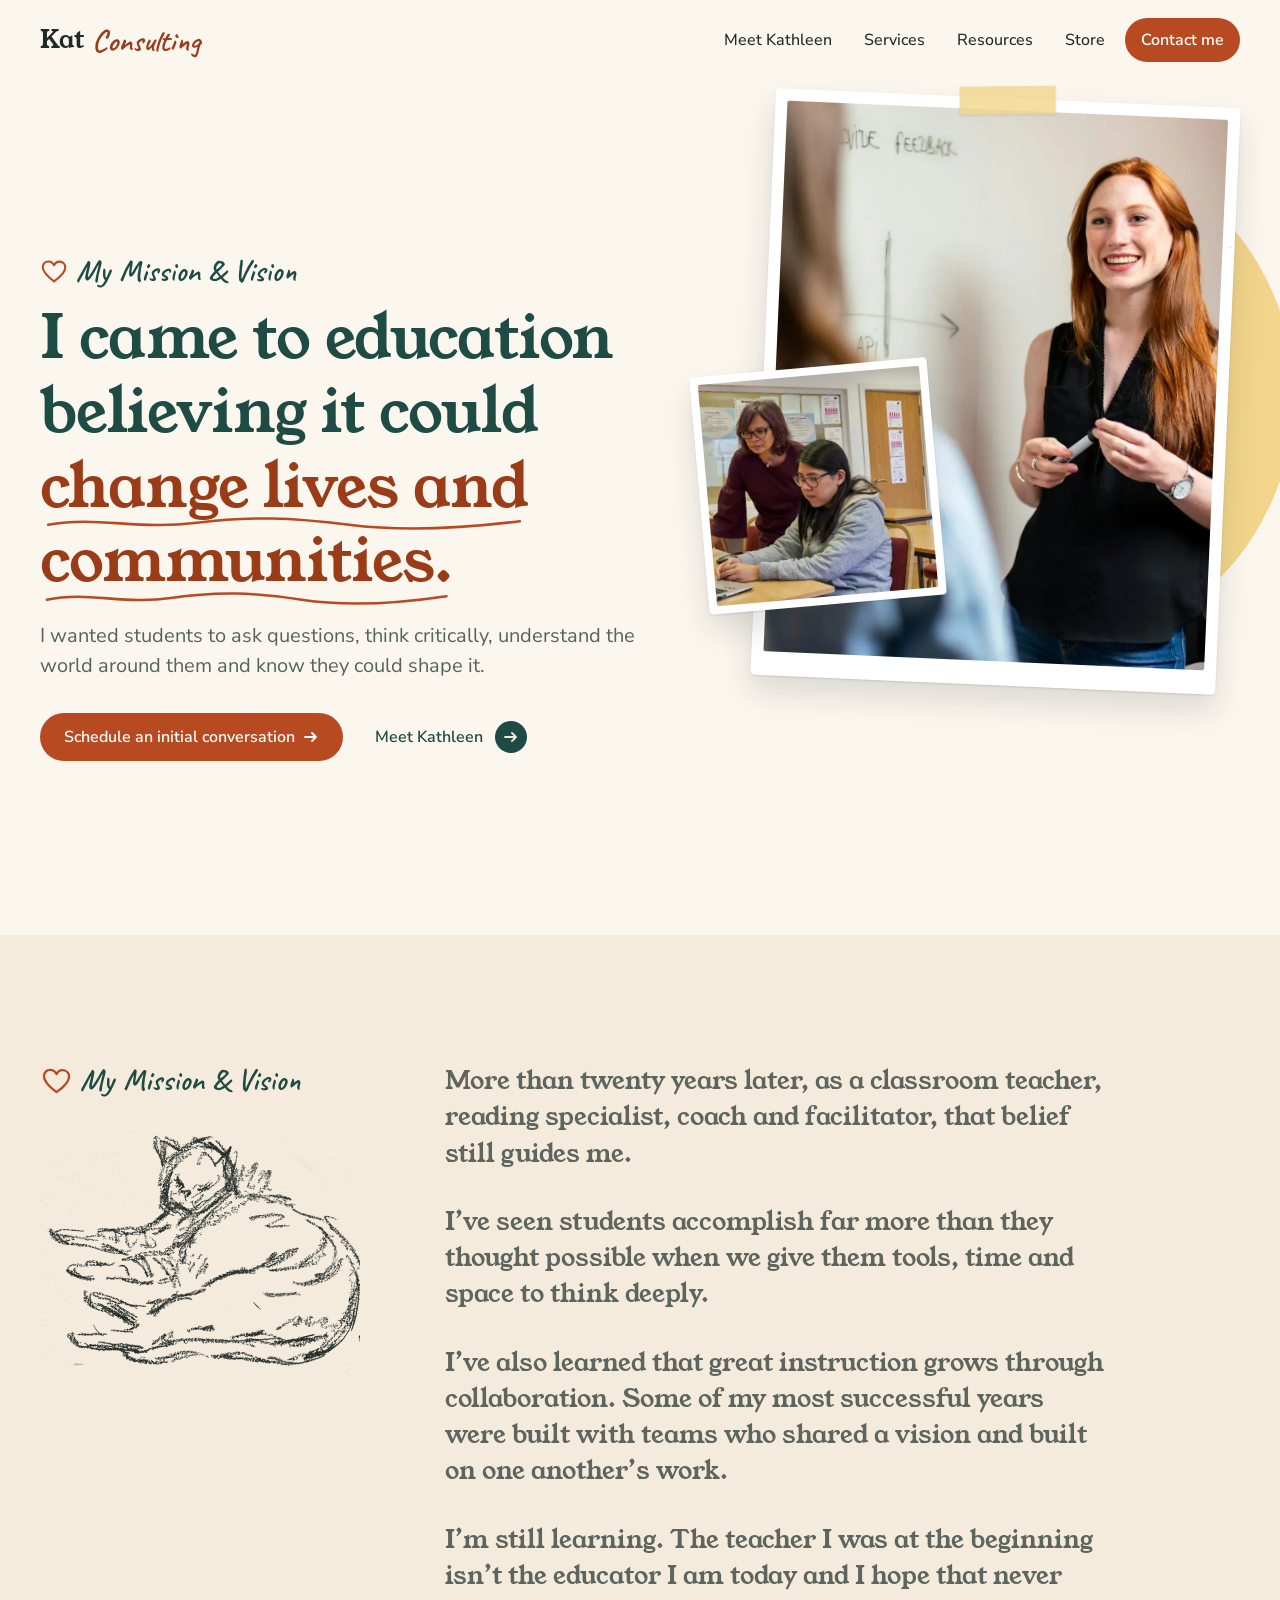
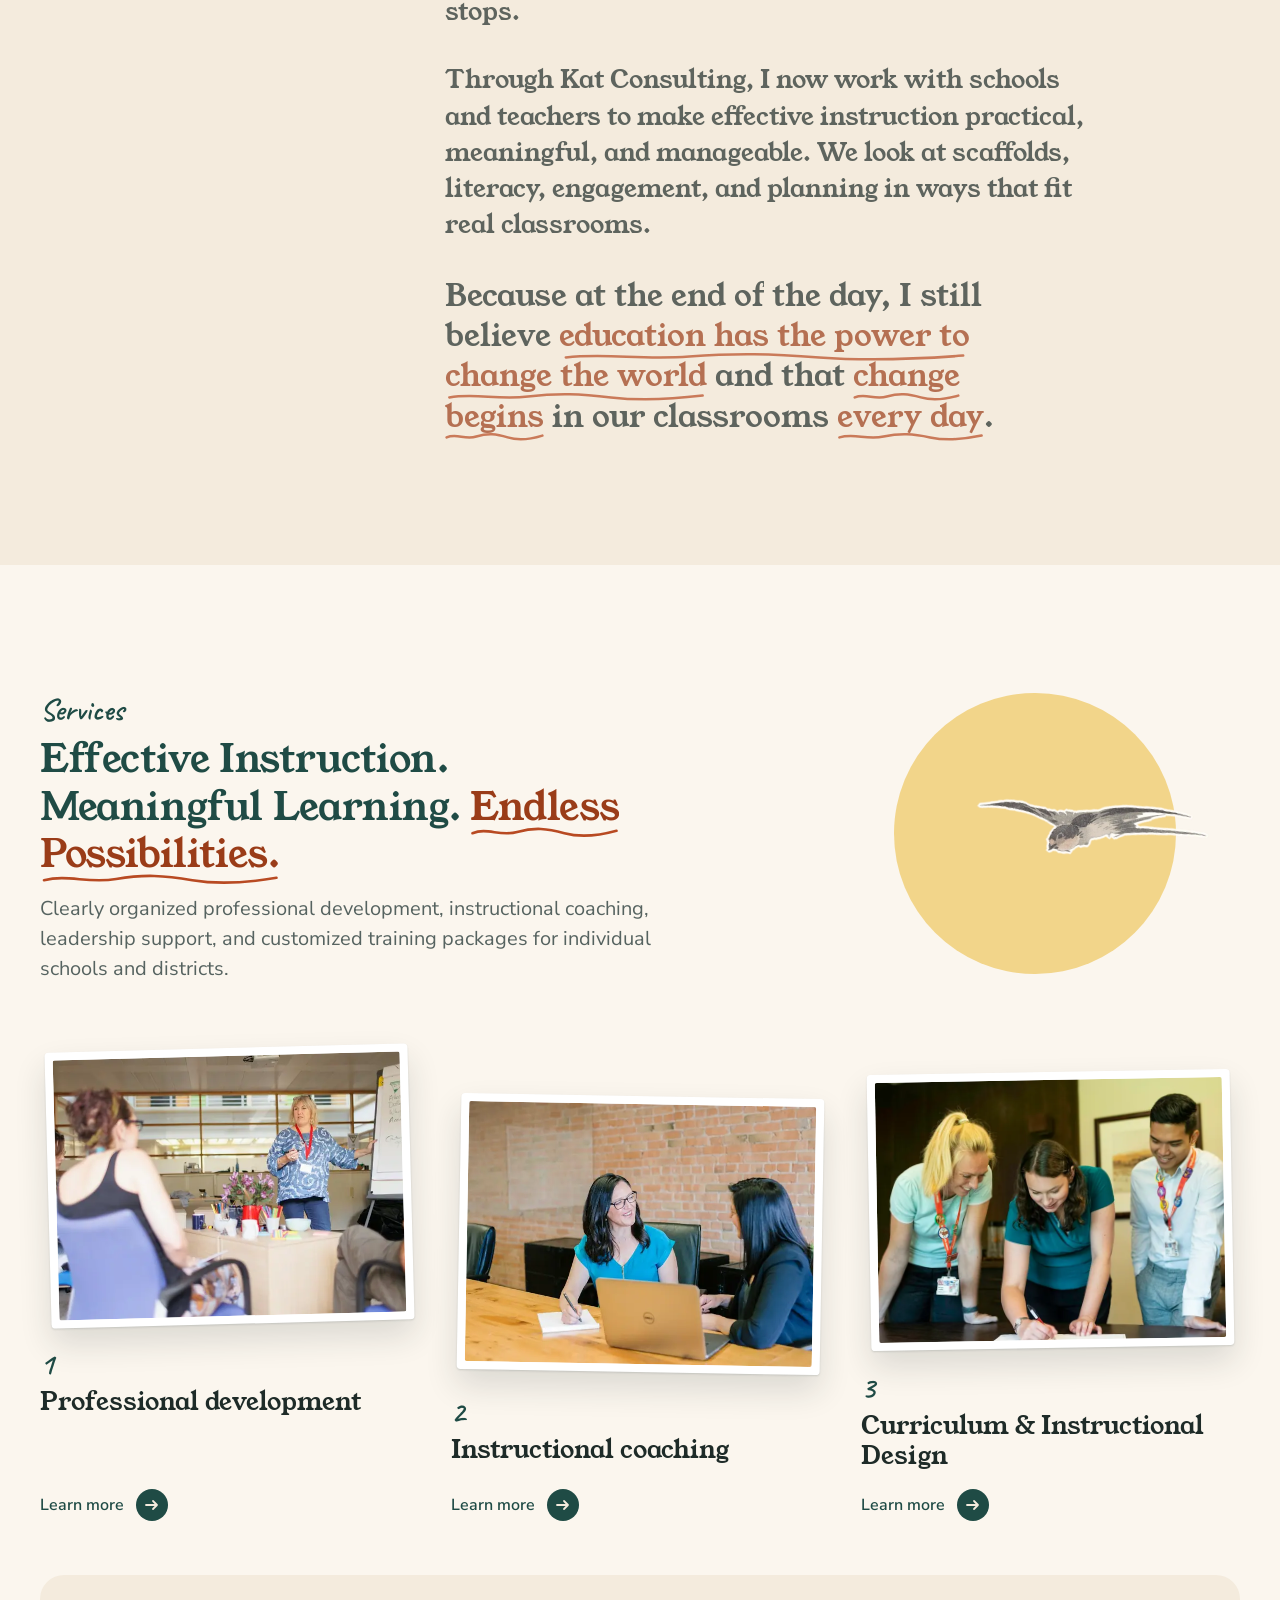
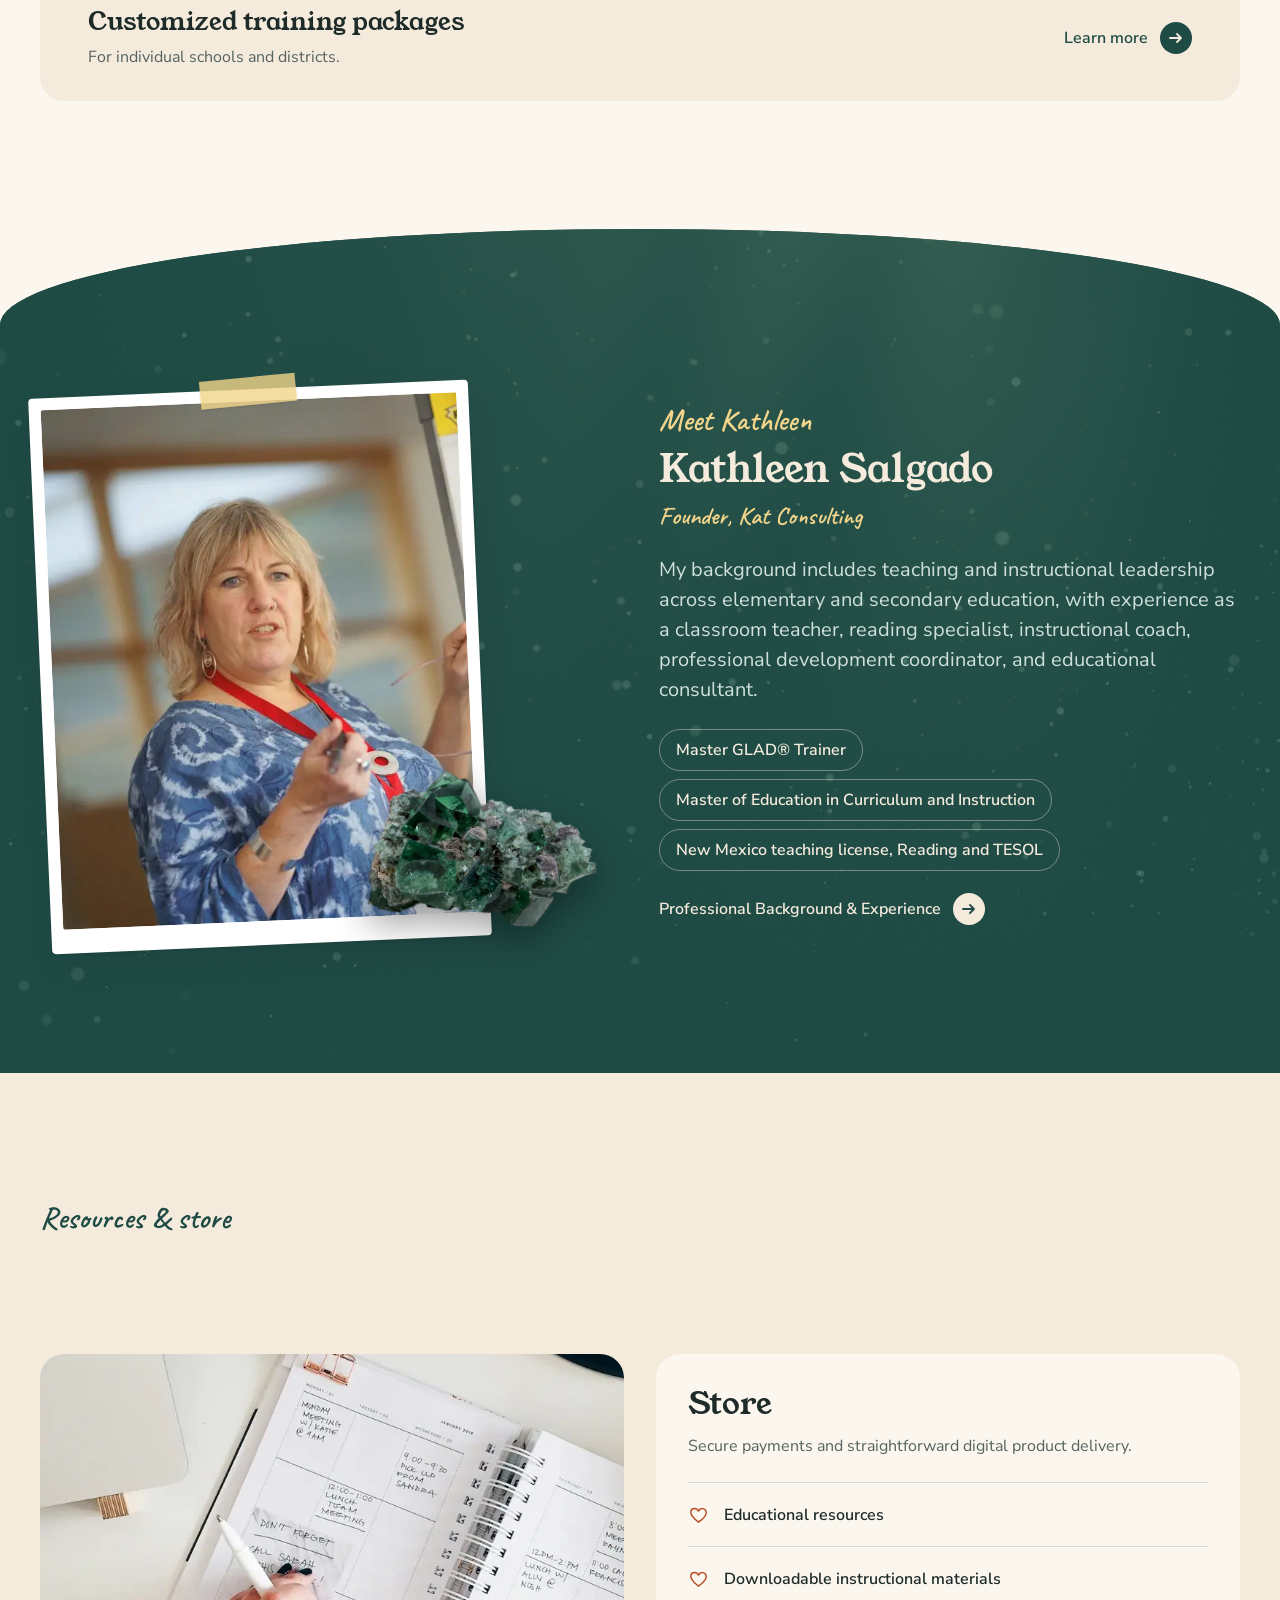
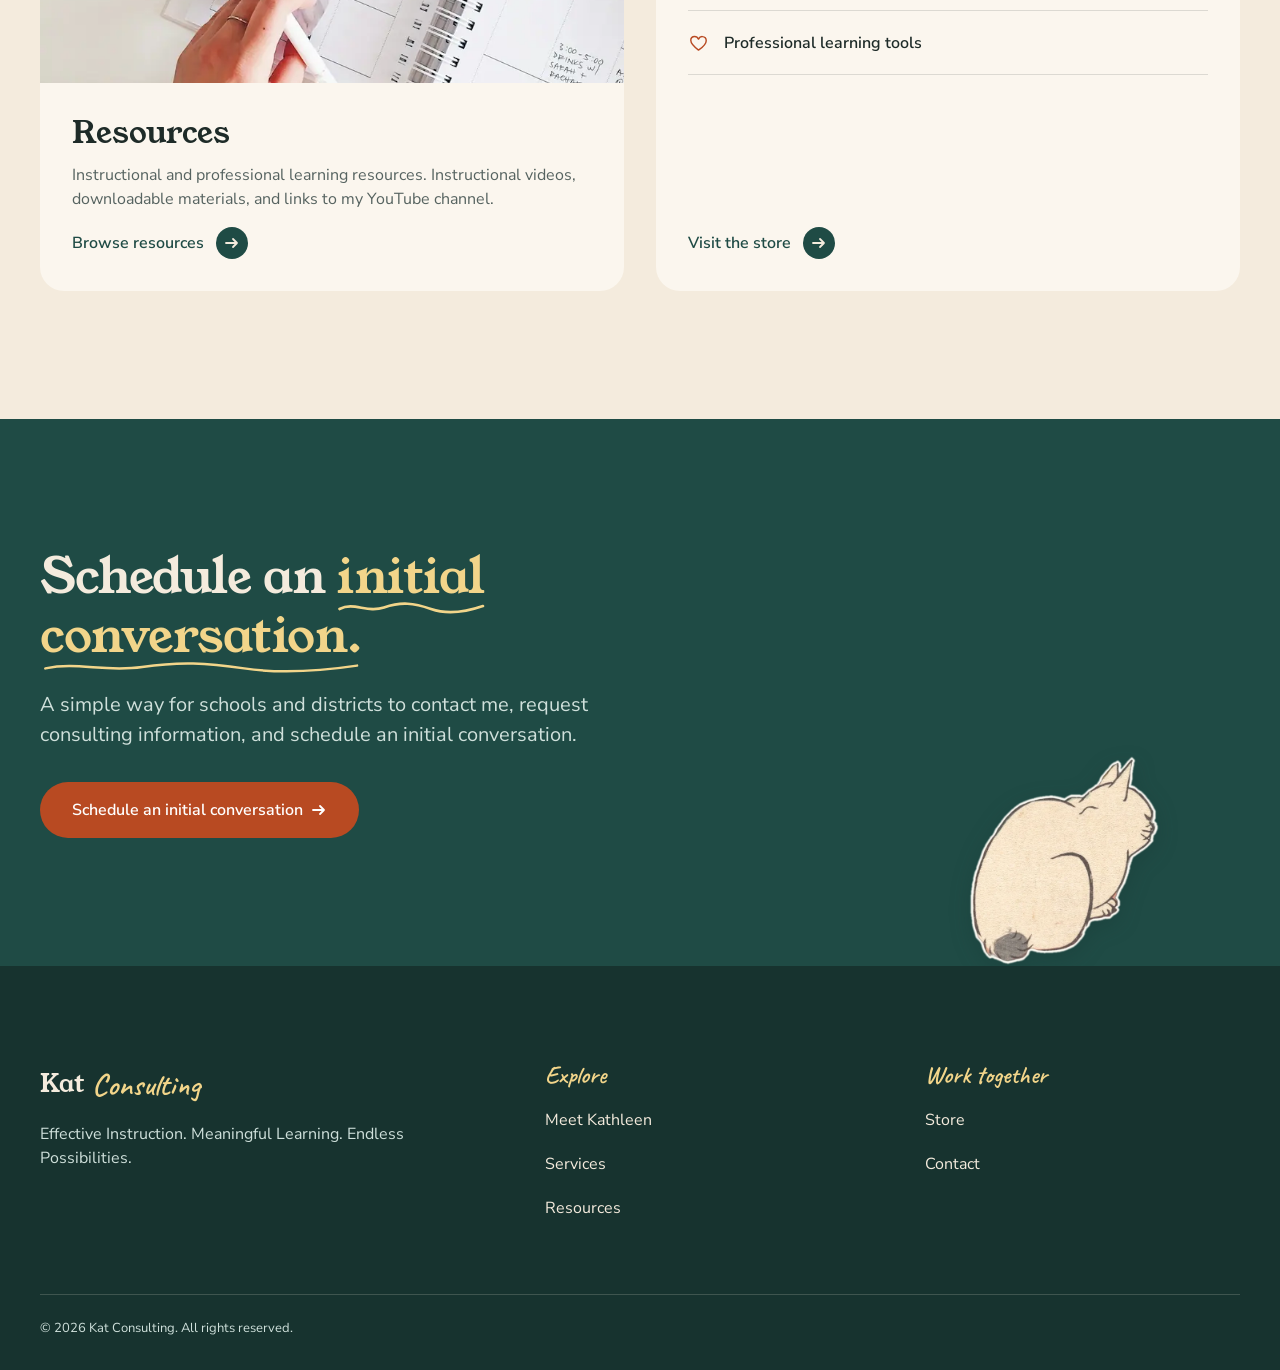
<file: docs/index.html>
<!doctype html>
<html lang="en">
<head>
  <meta charset="utf-8">
  <meta name="viewport" content="width=device-width, initial-scale=1">
  <title>Kat Consulting | Effective Instruction. Meaningful Learning. Endless Possibilities.</title>
  <meta name="description" content="I came to education believing it could change lives and communities. Kat Consulting offers professional development, instructional coaching, leadership support, and customized training for schools and districts.">
  <meta name="theme-color" content="#fbf6ee">
  <link rel="icon" href="data:image/svg+xml,%3Csvg xmlns='http://www.w3.org/2000/svg' viewBox='0 0 64 64'%3E%3Ccircle cx='32' cy='32' r='32' fill='%231f4b45'/%3E%3Ctext x='32' y='43' font-family='Georgia,serif' font-size='34' font-weight='700' text-anchor='middle' fill='%23f4ebdd'%3EK%3C/text%3E%3C/svg%3E">
  <link rel="apple-touch-icon" href="./apple-touch-icon.png">
  <meta property="og:type" content="website">
  <meta property="og:site_name" content="Kat Consulting">
  <meta property="og:title" content="Kat Consulting | Effective Instruction. Meaningful Learning. Endless Possibilities.">
  <meta property="og:description" content="I came to education believing it could change lives and communities. Kat Consulting offers professional development, instructional coaching, leadership support, and customized training for schools and districts.">
  <meta property="og:image" content="./images/og-card.jpg">
  <meta property="og:image:width" content="1200">
  <meta property="og:image:height" content="630">
  <meta name="twitter:card" content="summary_large_image">
  <script type="application/ld+json">{"@context":"https://schema.org","@type":"ProfessionalService","name":"Kat Consulting","description":"I came to education believing it could change lives and communities. Kat Consulting offers professional development, instructional coaching, leadership support, and customized training for schools and districts.","founder":{"@type":"Person","name":"Kathleen Salgado","jobTitle":"Founder"}}</script>
  <link rel="preload" href="./fonts/young-serif.woff2" as="font" type="font/woff2" crossorigin>
  <link rel="preload" href="./fonts/nunito-sans.woff2" as="font" type="font/woff2" crossorigin>
  <link rel="stylesheet" href="./kat.css">
  <link rel="stylesheet" href="./home.css">
  <script>document.documentElement.classList.add("js")</script>
</head>
<body>
  <a class="skip" href="#main">Skip to content</a>

  <header class="site-header">
    <div class="wrap header-row">
      <a class="wordmark" href="./index.html" aria-label="Kat Consulting, home">Kat <small>Consulting</small></a>
      <button class="nav-toggle" type="button" aria-expanded="false" aria-controls="primary-nav" aria-label="Open menu"><i></i></button>
      <nav class="primary-nav" id="primary-nav" aria-label="Primary">
        <ul>
          <li><a href="./meet-kathleen/index.html">Meet Kathleen</a></li>
          <li><a href="./services/index.html">Services</a></li>
          <li><a href="./resources/index.html">Resources</a></li>
          <li><a href="./store/index.html">Store</a></li>
          <li><a class="btn btn-primary btn-sm" href="./contact/index.html">Contact me</a></li>
        </ul>
      </nav>
    </div>
  </header>

  <main id="main">
    <!-- MY MISSION & VISION: opening -->
    <section class="hero">
      <div class="swallows" aria-hidden="true">
        <div class="crane"><img class="art" src="./images/art/crane.webp" alt="" width="900" height="1247"></div>
        <div class="swallow" style="--w:96px;--y:0px;--dy:24px;--d:0.1s;--t:8s"><img class="art" src="./images/art/swallow-a.webp" alt="" width="560" height="156"></div>
        <div class="swallow" style="--w:72px;--y:14px;--dy:-18px;--d:0.5s;--t:12.5s"><img class="art" src="./images/art/swallow-b.webp" alt="" width="560" height="309"></div>
        <div class="swallow" style="--w:112px;--y:28px;--dy:30px;--d:0.9s;--t:9s"><img class="art" src="./images/art/swallow-a.webp" alt="" width="560" height="156"></div>
        <div class="swallow" style="--w:64px;--y:6px;--dy:20px;--d:1.4s;--t:14s"><img class="art" src="./images/art/swallow-b.webp" alt="" width="560" height="309"></div>
        <div class="swallow" style="--w:88px;--y:36px;--dy:-26px;--d:1.9s;--t:10s"><img class="art" src="./images/art/swallow-a.webp" alt="" width="560" height="156"></div>
        <div class="swallow" style="--w:58px;--y:20px;--dy:16px;--d:2.5s;--t:13s"><img class="art" src="./images/art/swallow-b.webp" alt="" width="560" height="309"></div>
        <div class="swallow" style="--w:76px;--y:10px;--dy:-14px;--d:3.1s;--t:8.5s"><img class="art" src="./images/art/swallow-a.webp" alt="" width="560" height="156"></div>
      </div>
      <div class="wrap hero-grid">
        <div>
          <p class="eyebrow" data-reveal style="--i:0"><i class="heart beat" aria-hidden="true"></i> My Mission &amp; Vision</p>
          <h1 class="display" data-split>I came to education believing it could <em>change lives and communities.</em></h1>
          <p class="lead" data-reveal style="--i:5">I wanted students to ask questions, think critically, understand the world around them and know they could shape it.</p>
          <div class="hero-actions" data-reveal style="--i:6">
            <a class="btn btn-primary arrow" href="./contact/index.html">Schedule an initial conversation</a>
            <a class="text-link arrow" href="./meet-kathleen/index.html"><span>Meet Kathleen</span></a>
          </div>
        </div>
        <div class="hero-art" data-reveal style="--i:3">
          <figure class="print taped hero-main" data-drift="0.05"><img src="./images/hero-main.webp" width="1600" height="1067" alt="A smiling educator facilitating a discussion in front of a whiteboard" fetchpriority="high"></figure>
          <figure class="print hero-inset" data-drift="0.13"><img src="./images/hero-coach.webp" width="560" height="373" alt="A coach and teacher working through a lesson together at a laptop"></figure>
        </div>
      </div>
    </section>

    <!-- MY MISSION & VISION: the rest, word for word -->
    <section class="section story">
      <div class="wrap story-grid">
        <div class="story-side">
          <p class="story-label hand"><i class="heart" aria-hidden="true"></i> My Mission &amp; Vision</p>
          <img class="art story-cat" data-peek src="./images/art/steinlen-pencil.webp" alt="" aria-hidden="true" width="640" height="494" loading="lazy">
        </div>
        <div class="story-text">
          <p>More than twenty years later, as a classroom teacher, reading specialist, coach and facilitator, that belief still guides me.</p>
          <p>I’ve seen students accomplish far more than they thought possible when we give them tools, time and space to think deeply.</p>
          <p>I’ve also learned that great instruction grows through collaboration. Some of my most successful years were built with teams who shared a vision and built on one another’s work.</p>
          <p>I’m still learning. The teacher I was at the beginning isn’t the educator I am today and I hope that never stops.</p>
          <p>Through Kat Consulting, I now work with schools and teachers to make effective instruction practical, meaningful, and manageable. We look at scaffolds, literacy, engagement, and planning in ways that fit real classrooms.</p>
          <p class="closing" data-split>Because at the end of the day, I still believe <em>education has the power to change the world</em> and that <em>change begins</em> in our classrooms <em>every day</em>.</p>
        </div>
      </div>
      <div class="flock" data-flock aria-hidden="true">
        <div class="swallow" style="--w:84px;--y:6px;--dy:18px;--d:0s;--t:9s"><img class="art" src="./images/art/swallow-a.webp" alt="" width="560" height="156" loading="lazy"></div>
        <div class="swallow" style="--w:60px;--y:26px;--dy:-14px;--d:0.7s;--t:11s"><img class="art" src="./images/art/swallow-b.webp" alt="" width="560" height="309" loading="lazy"></div>
        <div class="swallow" style="--w:72px;--y:14px;--dy:22px;--d:1.5s;--t:10s"><img class="art" src="./images/art/swallow-a.webp" alt="" width="560" height="156" loading="lazy"></div>
        <div class="swallow" style="--w:52px;--y:34px;--dy:-10px;--d:2.3s;--t:12s"><img class="art" src="./images/art/swallow-b.webp" alt="" width="560" height="309" loading="lazy"></div>
      </div>
    </section>

    <!-- SERVICES -->
    <section class="section" id="services">
      <div class="wrap">
        <div class="section-head">
          <p class="eyebrow" data-reveal>Services</p>
          <h2 class="display" data-split>Effective Instruction. Meaningful Learning. <em>Endless Possibilities.</em></h2>
          <p class="lead" data-reveal style="--i:5">Clearly organized professional development, instructional coaching, leadership support, and customized training packages for individual schools and districts.</p>
        </div>
        <div class="services-grid">
          <article class="service" data-reveal style="--i:0">
            <figure class="print" style="--tilt:-1.5deg"><img src="./images/service-pd.webp" width="720" height="480" alt="An educator facilitating a professional development workshop" loading="lazy"></figure>
            <span class="num">1</span>
            <h3>Professional development</h3>
            <a class="text-link arrow" href="./services/index.html" aria-label="Learn more about professional development"><span>Learn more</span></a>
          </article>
          <article class="service" data-reveal style="--i:1">
            <figure class="print" style="--tilt:1deg"><img src="./images/service-coaching.webp" width="720" height="480" alt="Two educators in a one-on-one coaching conversation" loading="lazy"></figure>
            <span class="num">2</span>
            <h3>Instructional coaching</h3>
            <a class="text-link arrow" href="./services/index.html" aria-label="Learn more about instructional coaching"><span>Learn more</span></a>
          </article>
          <article class="service" data-reveal style="--i:2">
            <figure class="print" style="--tilt:-1deg"><img src="./images/service-leadership.webp" width="720" height="540" alt="Three educators collaborating over papers at a table" loading="lazy"></figure>
            <span class="num">3</span>
            <h3>Curriculum &amp; Instructional Design</h3>
            <a class="text-link arrow" href="./services/index.html" aria-label="Learn more about leadership support"><span>Learn more</span></a>
          </article>
          <article class="service-custom" data-reveal>
            <div>
              <h3>Customized training packages</h3>
              <p>For individual schools and districts.</p>
            </div>
            <a class="text-link arrow" href="./services/index.html" aria-label="Learn more about customized training packages"><span>Learn more</span></a>
          </article>
        </div>
      </div>
      <div class="flock" data-flock aria-hidden="true">
        <div class="swallow" style="--w:76px;--y:10px;--dy:-16px;--d:0s;--t:10s"><img class="art" src="./images/art/swallow-b.webp" alt="" width="560" height="309" loading="lazy"></div>
        <div class="swallow" style="--w:92px;--y:24px;--dy:20px;--d:0.6s;--t:9s"><img class="art" src="./images/art/swallow-a.webp" alt="" width="560" height="156" loading="lazy"></div>
        <div class="swallow" style="--w:56px;--y:4px;--dy:12px;--d:1.4s;--t:11.5s"><img class="art" src="./images/art/swallow-b.webp" alt="" width="560" height="309" loading="lazy"></div>
      </div>
    </section>

    <!-- MEET KATHLEEN -->
    <section class="section kathleen">
      <div class="bokeh" aria-hidden="true" data-bg="#1f4b45" data-c1="#f2d58a" data-c2="#f4ebdd" data-light="#f2d58a"></div>
      <div class="wrap kathleen-grid">
        <figure class="print taped kathleen-photo" data-reveal><img src="./images/kathleen.webp" width="1100" height="733" alt="An educator presenting at a whiteboard during a learning session" loading="lazy"><img class="art stone stone-green" src="./images/art/fluorite-green.webp" alt="" width="900" height="606" loading="lazy"></figure>
        <div>
          <p class="eyebrow" data-reveal>Meet Kathleen</p>
          <h2 class="display" data-reveal style="--i:1">Kathleen Salgado</h2>
          <p class="role" data-reveal style="--i:1">Founder, Kat Consulting</p>
          <p class="lead" data-reveal style="--i:2">My background includes teaching and instructional leadership across elementary and secondary education, with experience as a classroom teacher, reading specialist, instructional coach, professional development coordinator, and educational consultant.</p>
          <ul class="chips" data-reveal style="--i:3">
            <li>Master GLAD® Trainer</li>
            <li>Master of Education in Curriculum and Instruction</li>
            <li>New Mexico teaching license, Reading and TESOL</li>
          </ul>
          <a class="text-link arrow" data-reveal style="--i:4" href="./meet-kathleen/index.html"><span>Professional Background &amp; Experience</span></a>
        </div>
      </div>
    </section>

    <!-- RESOURCES + STORE -->
    <section class="section tools">
      <div class="wrap">
        <div class="section-head">
          <p class="eyebrow" data-reveal>Resources &amp; store</p>
          <h2 class="display" data-split>Practical <em>instructional resources.</em></h2>
        </div>
        <div class="tools-grid">
          <article class="tool-card" data-reveal style="--i:0">
            <div class="photo"><img src="./images/resources.webp" width="800" height="608" alt="A hand writing in a lesson-planning notebook beside a laptop" loading="lazy"></div>
            <div class="tool-body">
              <h3>Resources</h3>
              <p>Instructional and professional learning resources. Instructional videos, downloadable materials, and links to my YouTube channel.</p>
              <a class="text-link arrow" href="./resources/index.html"><span>Browse resources</span></a>
            </div>
          </article>
          <article class="tool-card" data-reveal style="--i:1">
            <div class="tool-body">
              <h3>Store</h3>
              <p>Secure payments and straightforward digital product delivery.</p>
              <div class="products">
                <div class="product">Educational resources</div>
                <div class="product">Downloadable instructional materials</div>
                <div class="product">Professional learning tools</div>
              </div>
              <a class="text-link arrow" href="./store/index.html"><span>Visit the store</span></a>
            </div>
          </article>
        </div>
      </div>
      <div class="flock rtl" data-flock aria-hidden="true">
        <div class="swallow" style="--w:80px;--y:8px;--dy:20px;--d:0s;--t:9.5s"><img class="art" src="./images/art/swallow-a.webp" alt="" width="560" height="156" loading="lazy"></div>
        <div class="swallow" style="--w:58px;--y:28px;--dy:-14px;--d:0.8s;--t:11s"><img class="art" src="./images/art/swallow-b.webp" alt="" width="560" height="309" loading="lazy"></div>
        <div class="swallow" style="--w:68px;--y:16px;--dy:16px;--d:1.6s;--t:10s"><img class="art" src="./images/art/swallow-a.webp" alt="" width="560" height="156" loading="lazy"></div>
        <div class="swallow" style="--w:50px;--y:36px;--dy:-8px;--d:2.4s;--t:12s"><img class="art" src="./images/art/swallow-b.webp" alt="" width="560" height="309" loading="lazy"></div>
        <div class="swallow" style="--w:74px;--y:2px;--dy:12px;--d:3s;--t:10.5s"><img class="art" src="./images/art/swallow-b.webp" alt="" width="560" height="309" loading="lazy"></div>
      </div>
    </section>

    <!-- CONTACT -->
    <section class="section cta">
      <div class="wrap">
        <h2 class="display" data-split>Schedule an <em>initial conversation.</em></h2>
        <p data-reveal style="--i:4">A simple way for schools and districts to contact me, request consulting information, and schedule an initial conversation.</p>
        <a class="btn btn-primary arrow" data-reveal style="--i:5" href="./contact/index.html">Schedule an initial conversation</a>
      </div>
    </section>
  </main>

  <footer class="site-footer">
    <div class="footer-cat-wrap" data-peek aria-hidden="true"><img class="art footer-cat" src="./images/art/window-cat.webp" alt="" width="480" height="527" loading="lazy"></div>
    <div class="wrap">
      <div class="footer-grid">
        <div class="footer-brand">
          <a class="wordmark" href="./index.html">Kat <small>Consulting</small></a>
          <p>Effective Instruction. Meaningful Learning. Endless Possibilities.</p>
        </div>
        <div class="footer-col">
          <h3>Explore</h3>
          <a href="./meet-kathleen/index.html">Meet Kathleen</a>
          <a href="./services/index.html">Services</a>
          <a href="./resources/index.html">Resources</a>
        </div>
        <div class="footer-col">
          <h3>Work together</h3>
          <a href="./store/index.html">Store</a>
          <a href="./contact/index.html">Contact</a>
        </div>
      </div>
      <p class="footer-base">© 2026 Kat Consulting. All rights reserved.</p>
    </div>
  </footer>
  <script src="./bokeh.js" defer></script>
  <script src="./kat.js" defer></script>
</body>
</html>
</file>
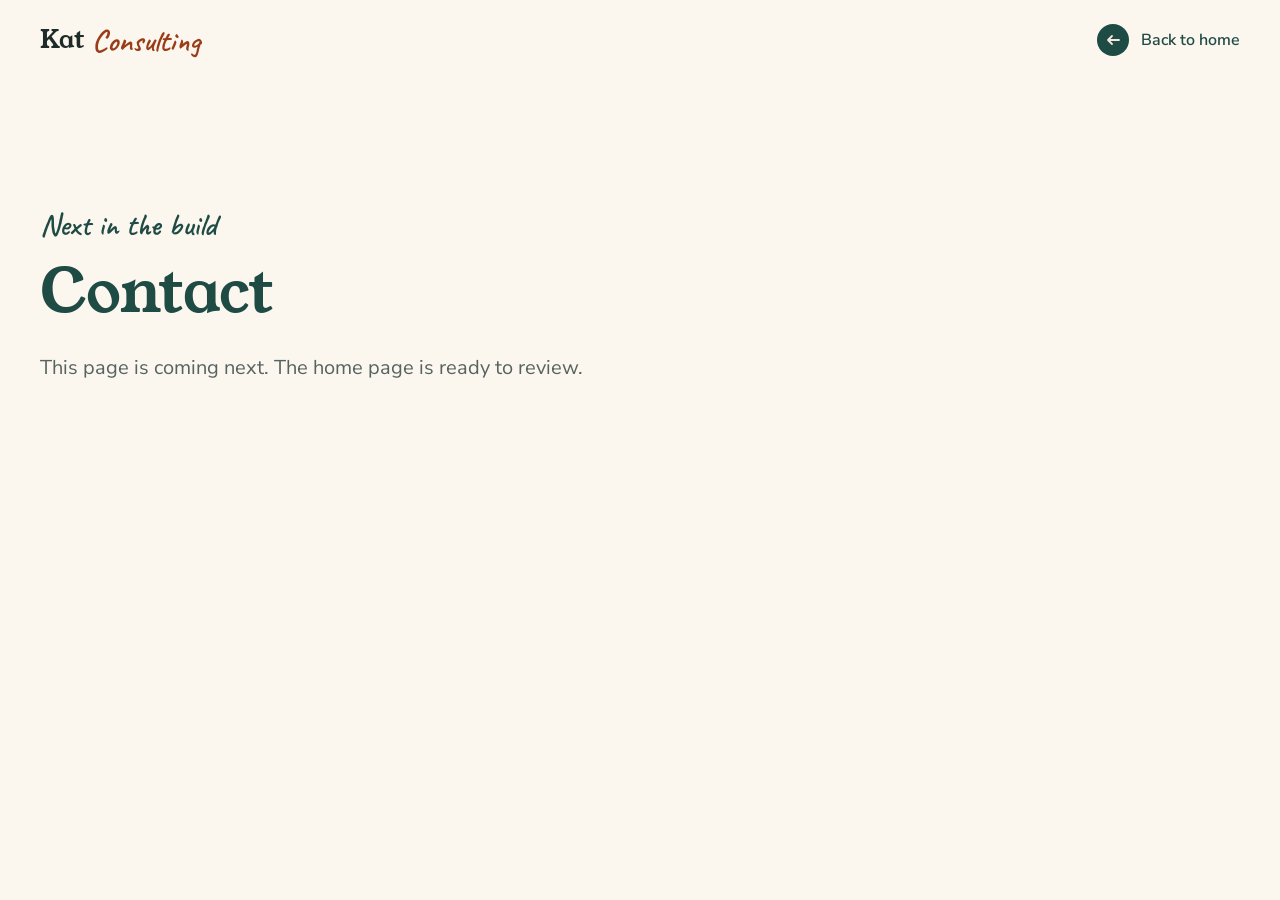
<file: docs/contact/index.html>
<!doctype html>
<html lang="en">
<head>
  <meta charset="utf-8">
  <meta name="viewport" content="width=device-width, initial-scale=1">
  <title>Contact | Kat Consulting</title>
  <link rel="stylesheet" href="../kat.css">
  <script>document.documentElement.classList.add("js")</script>
</head>
<body>
  <header class="site-header"><div class="wrap header-row"><a class="wordmark" href="../index.html">Kat <small>Consulting</small></a><a class="text-link arrow arrow-back" href="../index.html"><span>Back to home</span></a></div></header>
  <main class="wrap section" style="min-height:60vh">
    <p class="eyebrow">Next in the build</p>
    <h1 class="display" style="font-size:var(--h1);margin-top:var(--s-3)">Contact</h1>
    <p class="lead" style="margin-top:var(--s-5)">This page is coming next. The home page is ready to review.</p>
  </main>
</body>
</html>
</file>
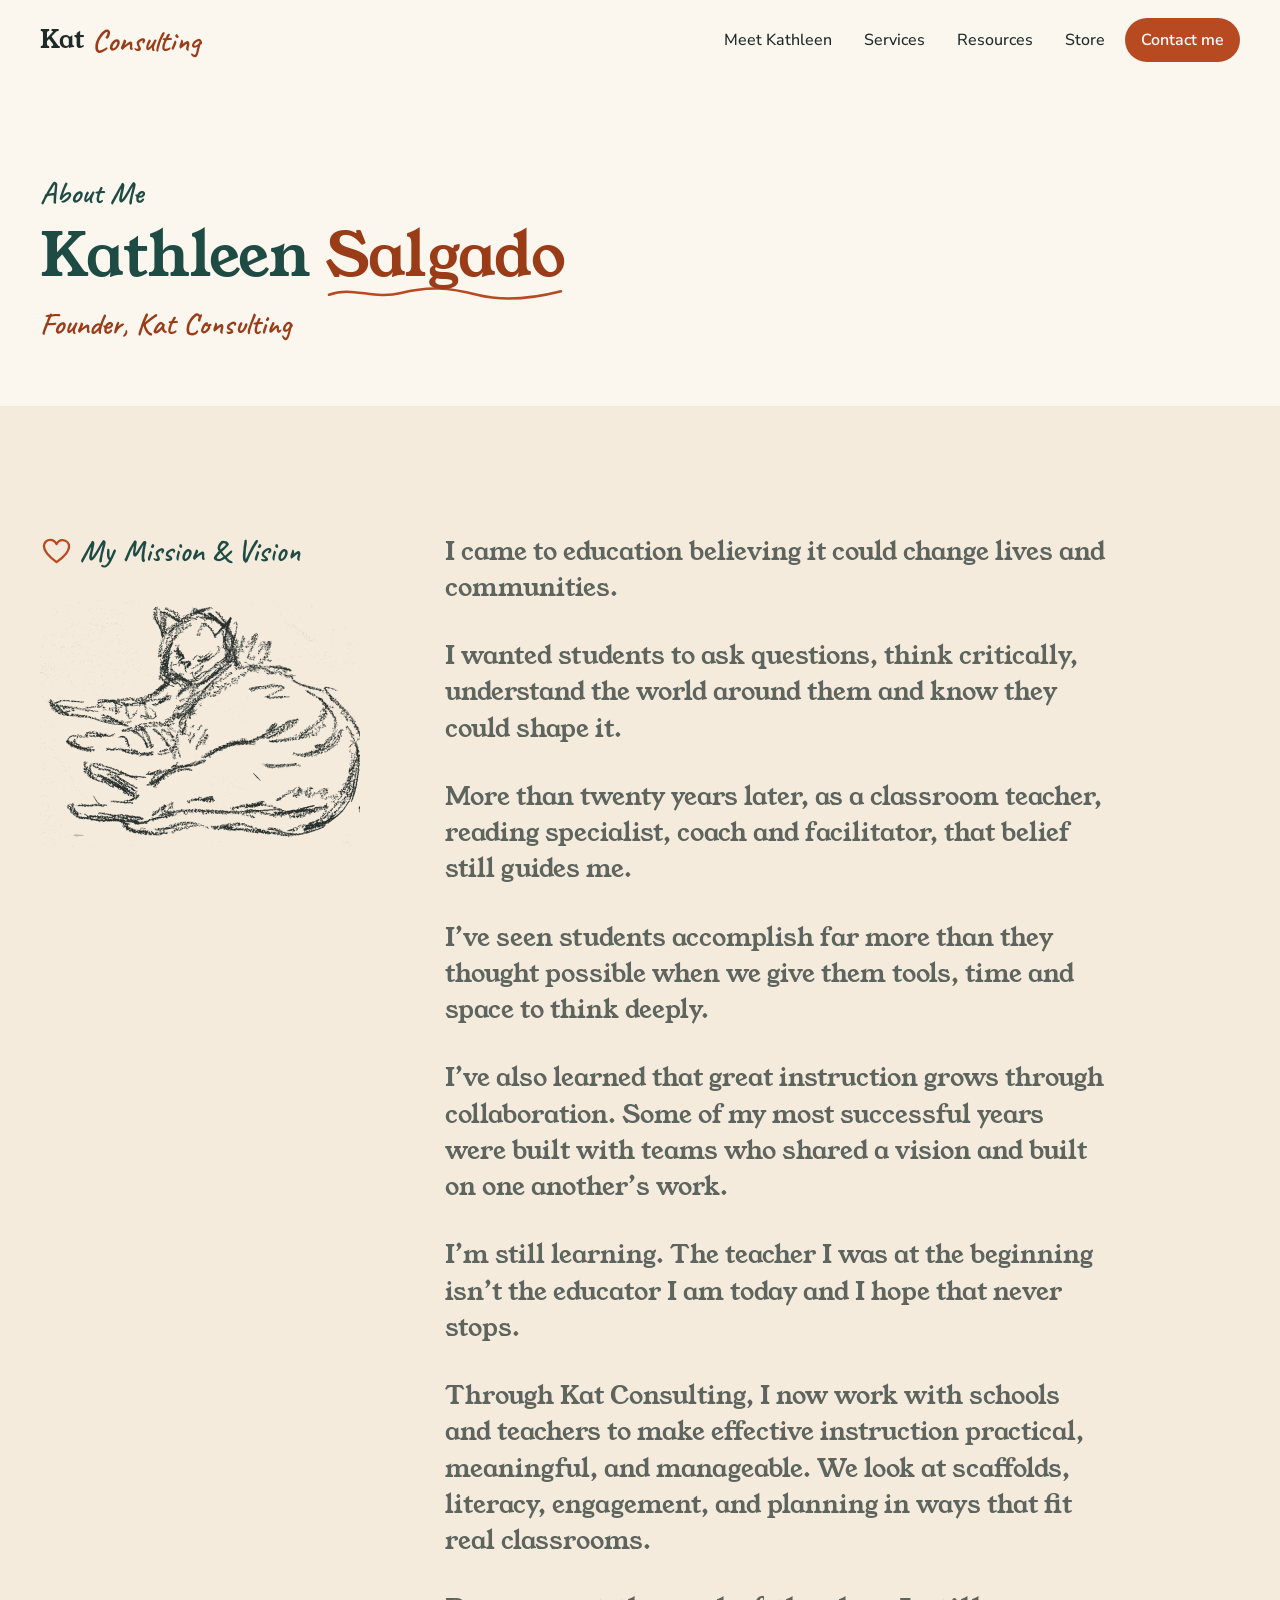
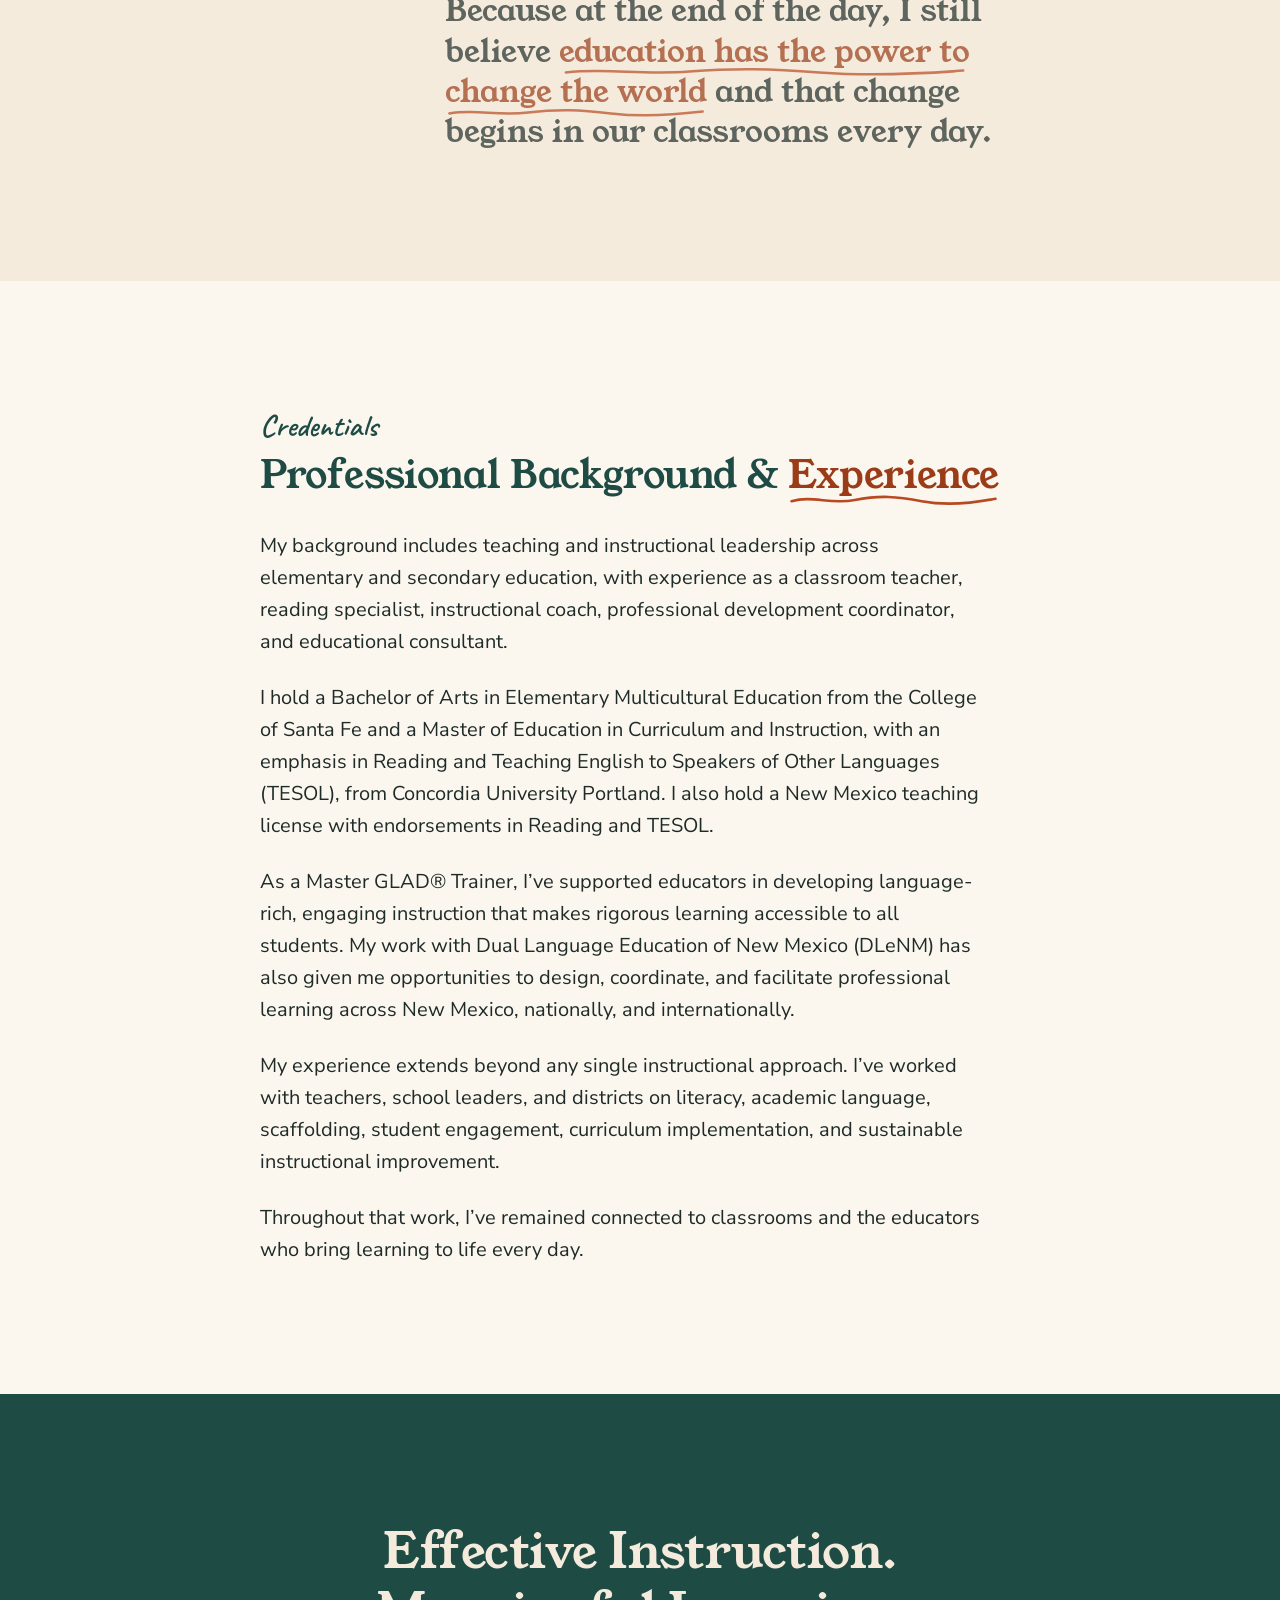
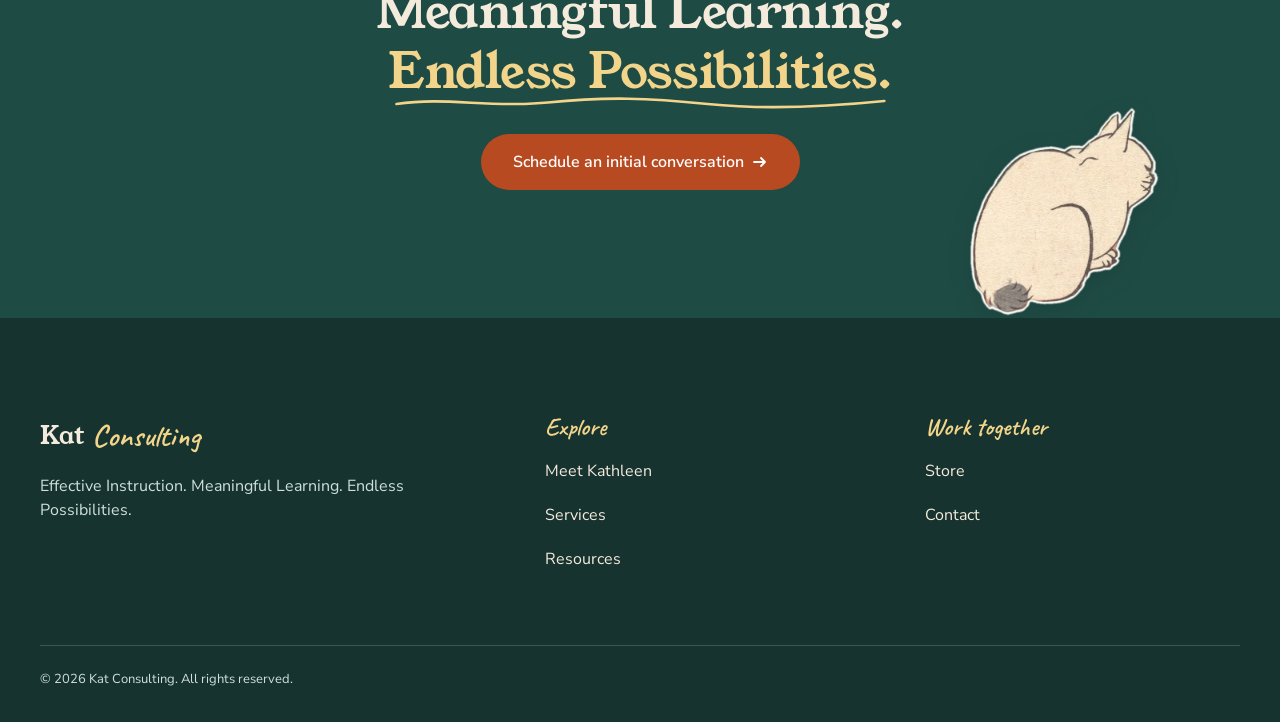
<file: docs/meet-kathleen/index.html>
<!doctype html>
<html lang="en">
<head>
  <meta charset="utf-8">
  <meta name="viewport" content="width=device-width, initial-scale=1">
  <title>Meet Kathleen | Kat Consulting</title>
  <meta name="description" content="Kathleen Salgado, founder of Kat Consulting: my mission and vision, and my professional background and experience.">
  <meta name="theme-color" content="#fbf6ee">
  <link rel="icon" href="data:image/svg+xml,%3Csvg xmlns='http://www.w3.org/2000/svg' viewBox='0 0 64 64'%3E%3Ccircle cx='32' cy='32' r='32' fill='%231f4b45'/%3E%3Ctext x='32' y='43' font-family='Georgia,serif' font-size='34' font-weight='700' text-anchor='middle' fill='%23f4ebdd'%3EK%3C/text%3E%3C/svg%3E">
  <link rel="apple-touch-icon" href="../apple-touch-icon.png">
  <meta property="og:type" content="website">
  <meta property="og:site_name" content="Kat Consulting">
  <meta property="og:title" content="Meet Kathleen | Kat Consulting">
  <meta property="og:description" content="Kathleen Salgado, founder of Kat Consulting: my mission and vision, and my professional background and experience.">
  <meta property="og:image" content="../images/og-card.jpg">
  <meta property="og:image:width" content="1200">
  <meta property="og:image:height" content="630">
  <meta name="twitter:card" content="summary_large_image">
  <script type="application/ld+json">{"@context":"https://schema.org","@type":"ProfessionalService","name":"Kat Consulting","description":"Kathleen Salgado, founder of Kat Consulting: my mission and vision, and my professional background and experience.","founder":{"@type":"Person","name":"Kathleen Salgado","jobTitle":"Founder"}}</script>
  <link rel="preload" href="../fonts/young-serif.woff2" as="font" type="font/woff2" crossorigin>
  <link rel="preload" href="../fonts/nunito-sans.woff2" as="font" type="font/woff2" crossorigin>
  <link rel="stylesheet" href="../kat.css">
  <link rel="stylesheet" href="../about.css">
  <script>document.documentElement.classList.add("js")</script>
</head>
<body>
  <a class="skip" href="#main">Skip to content</a>
  <header class="site-header">
    <div class="wrap header-row">
      <a class="wordmark" href="../index.html" aria-label="Kat Consulting, home">Kat <small>Consulting</small></a>
      <button class="nav-toggle" type="button" aria-expanded="false" aria-controls="primary-nav" aria-label="Open menu"><i></i></button>
      <nav class="primary-nav" id="primary-nav" aria-label="Primary">
        <ul>
          <li><a href="../meet-kathleen/index.html">Meet Kathleen</a></li>
          <li><a href="../services/index.html">Services</a></li>
          <li><a href="../resources/index.html">Resources</a></li>
          <li><a href="../store/index.html">Store</a></li>
          <li><a class="btn btn-primary btn-sm" href="../contact/index.html">Contact me</a></li>
        </ul>
      </nav>
    </div>
  </header>

  <main id="main">
    <section class="about-hero">
      <div class="wrap">
        <p class="eyebrow" data-reveal>About Me</p>
        <h1 class="display" data-split>Kathleen <em>Salgado</em></h1>
        <p class="role" data-reveal style="--i:3">Founder, Kat Consulting</p>
      </div>
    </section>

    <section class="section story">
      <div class="wrap story-grid">
        <div class="story-side">
          <p class="story-label hand"><i class="heart" aria-hidden="true"></i> My Mission &amp; Vision</p>
          <img class="art story-cat" data-peek src="../images/art/steinlen-pencil.webp" alt="" aria-hidden="true" width="640" height="494" loading="lazy">
        </div>
        <div class="story-text">
          <p>I came to education believing it could change lives and communities.</p>
          <p>I wanted students to ask questions, think critically, understand the world around them and know they could shape it.</p>
          <p>More than twenty years later, as a classroom teacher, reading specialist, coach and facilitator, that belief still guides me.</p>
          <p>I’ve seen students accomplish far more than they thought possible when we give them tools, time and space to think deeply.</p>
          <p>I’ve also learned that great instruction grows through collaboration. Some of my most successful years were built with teams who shared a vision and built on one another’s work.</p>
          <p>I’m still learning. The teacher I was at the beginning isn’t the educator I am today and I hope that never stops.</p>
          <p>Through Kat Consulting, I now work with schools and teachers to make effective instruction practical, meaningful, and manageable. We look at scaffolds, literacy, engagement, and planning in ways that fit real classrooms.</p>
          <p class="closing" data-split>Because at the end of the day, I still believe <em>education has the power to change the world</em> and that change begins in our classrooms every day.</p>
        </div>
      </div>
    </section>

    <section class="section background">
      <div class="wrap">
        <p class="eyebrow" data-reveal>Credentials</p>
        <h2 class="display" data-split>Professional Background &amp; <em>Experience</em></h2>
        <div class="body">
          <p data-reveal>My background includes teaching and instructional leadership across elementary and secondary education, with experience as a classroom teacher, reading specialist, instructional coach, professional development coordinator, and educational consultant.</p>
          <p data-reveal>I hold a Bachelor of Arts in Elementary Multicultural Education from the College of Santa Fe and a Master of Education in Curriculum and Instruction, with an emphasis in Reading and Teaching English to Speakers of Other Languages (TESOL), from Concordia University Portland. I also hold a New Mexico teaching license with endorsements in Reading and TESOL.</p>
          <p data-reveal>As a Master GLAD® Trainer, I’ve supported educators in developing language-rich, engaging instruction that makes rigorous learning accessible to all students. My work with Dual Language Education of New Mexico (DLeNM) has also given me opportunities to design, coordinate, and facilitate professional learning across New Mexico, nationally, and internationally.</p>
          <p data-reveal>My experience extends beyond any single instructional approach. I’ve worked with teachers, school leaders, and districts on literacy, academic language, scaffolding, student engagement, curriculum implementation, and sustainable instructional improvement.</p>
          <p data-reveal>Throughout that work, I’ve remained connected to classrooms and the educators who bring learning to life every day.</p>
        </div>
      </div>
    </section>

    <section class="section closing-band">
      <div class="wrap">
        <p class="display tagline" data-split>Effective Instruction. Meaningful Learning. <em>Endless Possibilities.</em></p>
        <a class="btn btn-primary arrow" data-reveal style="--i:5" href="../contact/index.html">Schedule an initial conversation</a>
      </div>
    </section>
  </main>

  <footer class="site-footer">
    <div class="footer-cat-wrap" data-peek aria-hidden="true"><img class="art footer-cat" src="../images/art/window-cat.webp" alt="" width="480" height="527" loading="lazy"></div>
    <div class="wrap">
      <div class="footer-grid">
        <div class="footer-brand">
          <a class="wordmark" href="../index.html">Kat <small>Consulting</small></a>
          <p>Effective Instruction. Meaningful Learning. Endless Possibilities.</p>
        </div>
        <div class="footer-col">
          <h3>Explore</h3>
          <a href="../meet-kathleen/index.html">Meet Kathleen</a>
          <a href="../services/index.html">Services</a>
          <a href="../resources/index.html">Resources</a>
        </div>
        <div class="footer-col">
          <h3>Work together</h3>
          <a href="../store/index.html">Store</a>
          <a href="../contact/index.html">Contact</a>
        </div>
      </div>
      <p class="footer-base">© 2026 Kat Consulting. All rights reserved.</p>
    </div>
  </footer>
  <script src="../kat.js" defer></script>
</body>
</html>
</file>
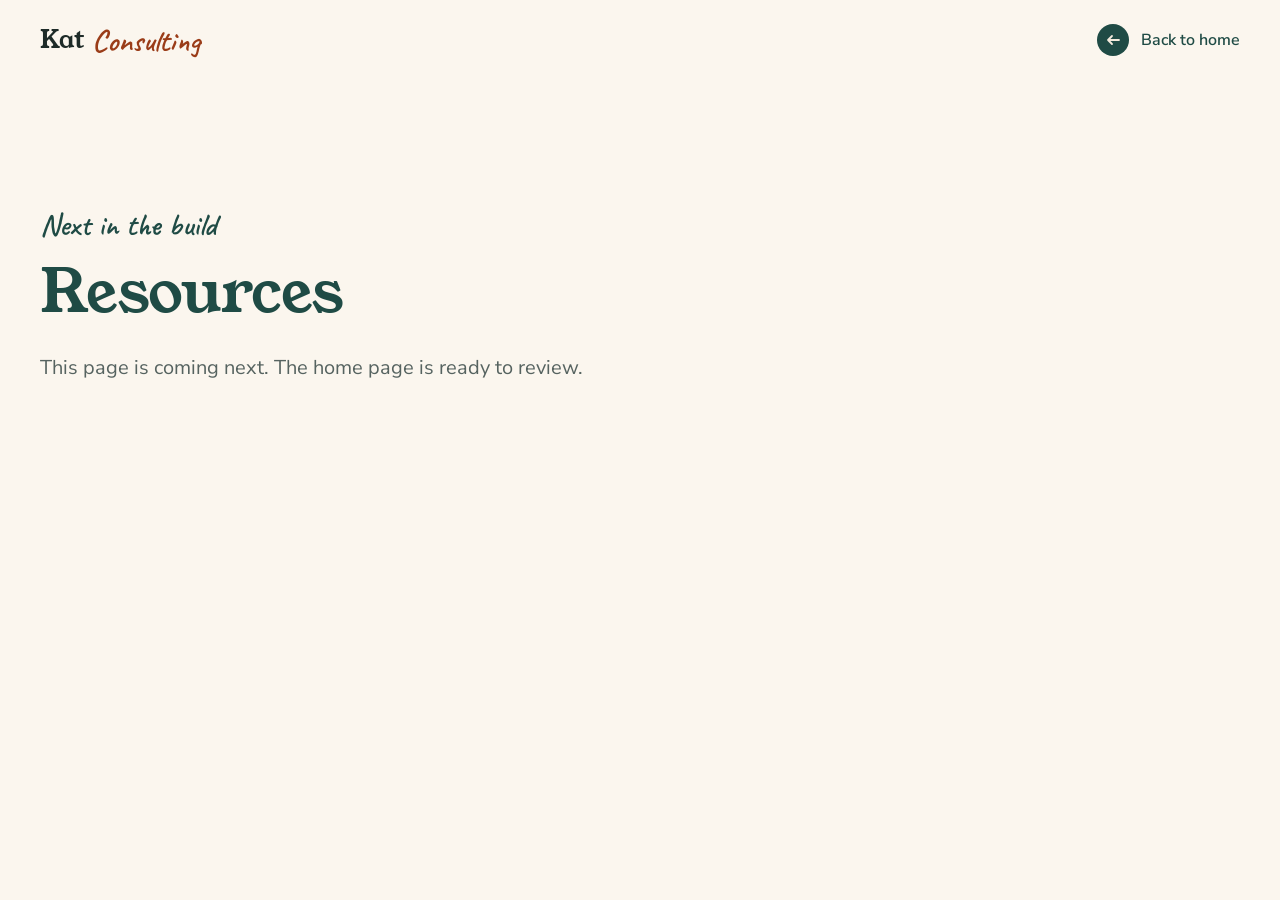
<file: docs/resources/index.html>
<!doctype html>
<html lang="en">
<head>
  <meta charset="utf-8">
  <meta name="viewport" content="width=device-width, initial-scale=1">
  <title>Resources | Kat Consulting</title>
  <link rel="stylesheet" href="../kat.css">
  <script>document.documentElement.classList.add("js")</script>
</head>
<body>
  <header class="site-header"><div class="wrap header-row"><a class="wordmark" href="../index.html">Kat <small>Consulting</small></a><a class="text-link arrow arrow-back" href="../index.html"><span>Back to home</span></a></div></header>
  <main class="wrap section" style="min-height:60vh">
    <p class="eyebrow">Next in the build</p>
    <h1 class="display" style="font-size:var(--h1);margin-top:var(--s-3)">Resources</h1>
    <p class="lead" style="margin-top:var(--s-5)">This page is coming next. The home page is ready to review.</p>
  </main>
</body>
</html>
</file>
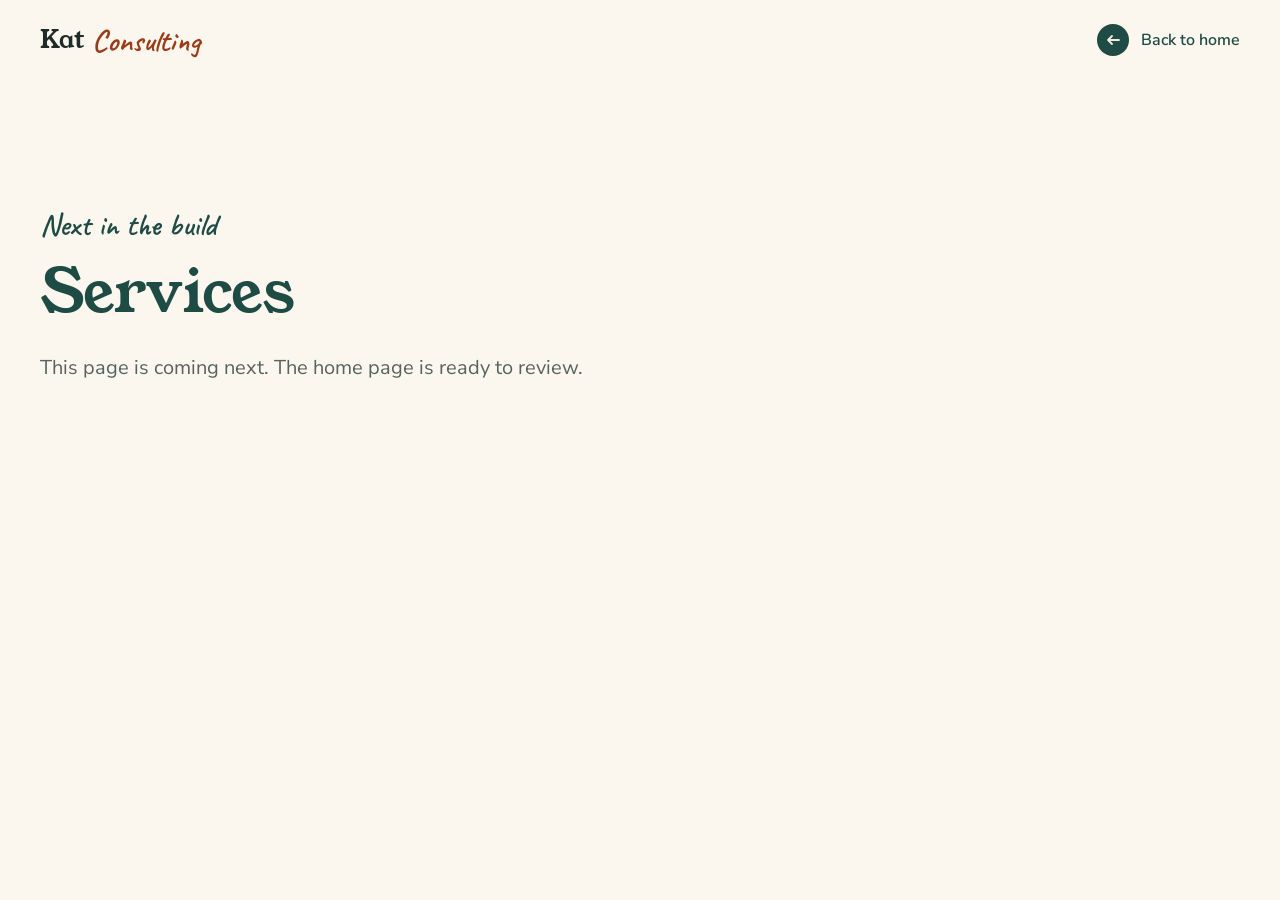
<file: docs/services/index.html>
<!doctype html>
<html lang="en">
<head>
  <meta charset="utf-8">
  <meta name="viewport" content="width=device-width, initial-scale=1">
  <title>Services | Kat Consulting</title>
  <link rel="stylesheet" href="../kat.css">
  <script>document.documentElement.classList.add("js")</script>
</head>
<body>
  <header class="site-header"><div class="wrap header-row"><a class="wordmark" href="../index.html">Kat <small>Consulting</small></a><a class="text-link arrow arrow-back" href="../index.html"><span>Back to home</span></a></div></header>
  <main class="wrap section" style="min-height:60vh">
    <p class="eyebrow">Next in the build</p>
    <h1 class="display" style="font-size:var(--h1);margin-top:var(--s-3)">Services</h1>
    <p class="lead" style="margin-top:var(--s-5)">This page is coming next. The home page is ready to review.</p>
  </main>
</body>
</html>
</file>
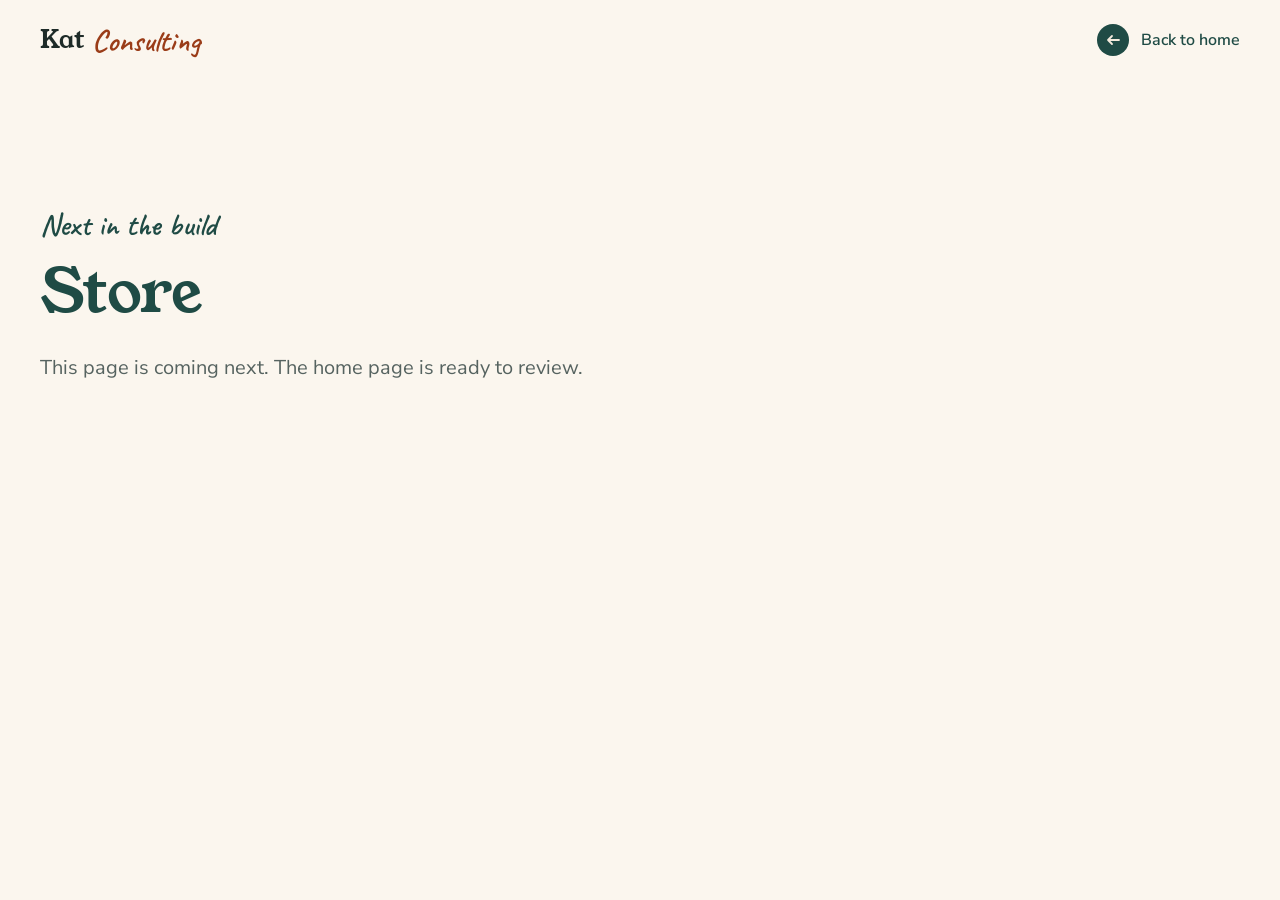
<file: docs/store/index.html>
<!doctype html>
<html lang="en">
<head>
  <meta charset="utf-8">
  <meta name="viewport" content="width=device-width, initial-scale=1">
  <title>Store | Kat Consulting</title>
  <link rel="stylesheet" href="../kat.css">
  <script>document.documentElement.classList.add("js")</script>
</head>
<body>
  <header class="site-header"><div class="wrap header-row"><a class="wordmark" href="../index.html">Kat <small>Consulting</small></a><a class="text-link arrow arrow-back" href="../index.html"><span>Back to home</span></a></div></header>
  <main class="wrap section" style="min-height:60vh">
    <p class="eyebrow">Next in the build</p>
    <h1 class="display" style="font-size:var(--h1);margin-top:var(--s-3)">Store</h1>
    <p class="lead" style="margin-top:var(--s-5)">This page is coming next. The home page is ready to review.</p>
  </main>
</body>
</html>
</file>
<file: docs/kat.css>
/*
 * Kat Consulting — design system (shared by every page).
 * Rulers: 8px spacing scale (4,8,12,16,24,32,48,64,96,128) · type ratio 1.25 from 16px
 * · one container · tokens only. Home-only layout lives in home.css.
 */
@font-face { font-family: "Young Serif"; src: url("./fonts/young-serif.woff2") format("woff2"); font-weight: 400; font-style: normal; font-display: swap; }
@font-face { font-family: "Nunito Sans"; src: url("./fonts/nunito-sans.woff2") format("woff2"); font-weight: 400 700; font-style: normal; font-display: swap; }
@font-face { font-family: "Caveat"; src: url("./fonts/caveat.woff2") format("woff2"); font-weight: 500 700; font-style: normal; font-display: swap; }

:root {
  --paper: #fbf6ee;
  --cream: #f4ebdd;
  --ink: #1e2b28;
  --muted: #566360;
  --teal: #1f4b45;
  --teal-deep: #17332f;
  --accent: #b84a22;
  --accent-ink: #9a3c18;
  --butter: #f2d58a;
  --on-dark: #f4ebdd;
  --on-dark-muted: #cfe0db;
  --line: rgba(30, 43, 40, 0.14);

  --s-1: 4px; --s-2: 8px; --s-3: 12px; --s-4: 16px; --s-5: 24px; --s-6: 32px; --s-7: 48px; --s-8: 64px; --s-9: 96px; --s-10: 128px;

  --t-13: 13px; --t-16: 16px; --t-20: 20px; --t-25: 25px; --t-31: 31px; --t-39: 39px; --t-49: 49px; --t-61: 61px;
  --h1: var(--t-49); --h2: var(--t-39); --statement: var(--t-49);

  --container: 1200px;
  --gutter: var(--s-6);
  --section: var(--s-10);
  --radius: 16px;
  --radius-lg: 24px;
  --header-h: 80px;

  --font-display: "Young Serif", Georgia, serif;
  --font-body: "Nunito Sans", system-ui, -apple-system, "Segoe UI", sans-serif;
  --font-hand: "Caveat", "Segoe Print", cursive;
  --squiggle: url("data:image/svg+xml,%3Csvg xmlns='http://www.w3.org/2000/svg' viewBox='0 0 120 10' preserveAspectRatio='none'%3E%3Cpath d='M2 6 C14 1 24 9 38 5 S62 2 76 6 S104 8 118 4' fill='none' stroke='%23b84a22' stroke-width='2.6' stroke-linecap='round' vector-effect='non-scaling-stroke'/%3E%3C/svg%3E");
  --squiggle-light: url("data:image/svg+xml,%3Csvg xmlns='http://www.w3.org/2000/svg' viewBox='0 0 120 10' preserveAspectRatio='none'%3E%3Cpath d='M2 6 C14 1 24 9 38 5 S62 2 76 6 S104 8 118 4' fill='none' stroke='%23f2d58a' stroke-width='2.6' stroke-linecap='round' vector-effect='non-scaling-stroke'/%3E%3C/svg%3E");
  --heart: url("data:image/svg+xml,%3Csvg xmlns='http://www.w3.org/2000/svg' viewBox='0 0 32 30' fill='none' stroke='black' stroke-width='2.4' stroke-linecap='round' stroke-linejoin='round'%3E%3Cpath d='M16 27 C8 21 3 16 3 10.5 C3 6.5 6 4 9.5 4 C12.5 4 14.8 5.8 16 8.4 C17.4 5.6 19.6 4 22.5 4.2 C26 4.4 29 7 29 11 C29 16.4 23.6 21.6 16 27 Z'/%3E%3C/svg%3E");
  --ease: cubic-bezier(0.22, 0.61, 0.36, 1);
  --spring: cubic-bezier(0.34, 1.56, 0.64, 1);
}

@media (max-width: 767px) {
  :root {
    --h1: var(--t-31); --h2: var(--t-31); --statement: var(--t-31);
    --gutter: var(--s-5); --section: var(--s-8); --header-h: 72px;
  }
}

*, *::before, *::after { box-sizing: border-box; }
html { scrollbar-width: none; scroll-behavior: smooth; -webkit-text-size-adjust: 100%; }
html::-webkit-scrollbar { display: none; }
body { margin: 0; background: var(--paper); color: var(--ink); font: 400 var(--t-16)/1.5 var(--font-body); -webkit-font-smoothing: antialiased; text-rendering: optimizeLegibility; }
img { display: block; max-width: 100%; }
h1, h2, h3, p, ul, figure { margin: 0; }
ul { padding: 0; list-style: none; }
a { color: inherit; text-decoration: none; }
:focus-visible { outline: 3px solid var(--accent); outline-offset: 3px; border-radius: 4px; }

.skip { position: absolute; left: var(--s-4); top: -64px; z-index: 100; background: var(--ink); color: var(--paper); padding: var(--s-3) var(--s-4); border-radius: 8px; }
.skip:focus { top: var(--s-4); }

.wrap { width: 100%; max-width: calc(var(--container) + var(--gutter) * 2); margin-inline: auto; padding-inline: var(--gutter); }
.section { padding-block: var(--section); }

.display { font-family: var(--font-display); font-weight: 400; letter-spacing: -0.01em; line-height: 1.22; }
.display em, .hl, .story-text em { font-style: normal; color: var(--accent-ink); padding-bottom: var(--s-1); background: var(--squiggle) 0 100% / 100% 0.3em no-repeat; -webkit-box-decoration-break: clone; box-decoration-break: clone; }
.eyebrow, .hand { font-family: var(--font-hand); font-weight: 600; font-size: var(--t-31); line-height: 1.1; color: var(--accent-ink); }
.lead { font-size: var(--t-20); line-height: 1.5; color: var(--muted); max-width: 56ch; }

/* Buttons + arrow links */
.btn { display: inline-flex; align-items: center; justify-content: center; gap: var(--s-2); min-height: 48px; padding: 0 var(--s-5); border-radius: 999px; font: 600 var(--t-16)/1 var(--font-body); cursor: pointer; border: 0; transition: transform 0.14s var(--ease), background-color 0.2s var(--ease); }
.btn-primary { background: var(--accent); color: #fff; }
.btn-sm { min-height: 44px; padding: 0 var(--s-4); }
.btn:active { transform: scale(0.97); }
.arrow::after { content: ""; width: 16px; height: 16px; background: currentColor; flex: none; transition: transform 0.25s var(--ease); -webkit-mask: var(--arrow) center / contain no-repeat; mask: var(--arrow) center / contain no-repeat; --arrow: url("data:image/svg+xml,%3Csvg xmlns='http://www.w3.org/2000/svg' viewBox='0 0 16 16' fill='none' stroke='black' stroke-width='1.8' stroke-linecap='round' stroke-linejoin='round'%3E%3Cpath d='M2 8h11M9 4l4 4-4 4'/%3E%3C/svg%3E"); }
.text-link { display: inline-flex; align-items: center; gap: var(--s-3); min-height: 44px; font-weight: 600; border-bottom: 0; }
/* Every arrow link is the same: a plain label and a round arrow chip (teal on light, cream on the dark bands). */
.text-link.arrow::after { width: 32px; height: 32px; border-radius: 50%; -webkit-mask: none; mask: none; background: var(--teal) url("data:image/svg+xml,%3Csvg xmlns='http://www.w3.org/2000/svg' viewBox='0 0 16 16' fill='none' stroke='%23f4ebdd' stroke-width='1.8' stroke-linecap='round' stroke-linejoin='round'%3E%3Cpath d='M2 8h11M9 4l4 4-4 4'/%3E%3C/svg%3E") center / 16px no-repeat; }
:is(.kathleen, .cta, .closing-band, .site-footer) .text-link.arrow::after { background: var(--on-dark) url("data:image/svg+xml,%3Csvg xmlns='http://www.w3.org/2000/svg' viewBox='0 0 16 16' fill='none' stroke='%231f4b45' stroke-width='1.8' stroke-linecap='round' stroke-linejoin='round'%3E%3Cpath d='M2 8h11M9 4l4 4-4 4'/%3E%3C/svg%3E") center / 16px no-repeat; }
.text-link.arrow::after { transition: transform 0.25s var(--ease), background-color 0.2s var(--ease); }
/* A link that goes back: the chip sits before the label and points left (hover steps it left too). */
.text-link.arrow-back::after { order: -1; rotate: 180deg; }
@media (hover: hover) and (pointer: fine) {
  .text-link.arrow:hover::after { background-color: var(--accent); transform: translateX(var(--s-2)); }
  .text-link:hover { color: var(--accent-ink); }
  :is(.kathleen, .cta, .closing-band, .site-footer) .text-link.arrow:hover::after { background-color: var(--butter); }
  :is(.kathleen, .cta, .closing-band, .site-footer) .text-link:hover { color: var(--butter); }
}

/* Header */
.site-header { position: sticky; top: 0; z-index: 50; background: var(--paper); transition: box-shadow 0.25s var(--ease), transform 0.4s var(--ease); }
.site-header.is-hidden { transform: translateY(-100%); }
.site-header.is-stuck { box-shadow: 0 1px 0 var(--line); }
.header-row { display: flex; align-items: center; justify-content: space-between; gap: var(--s-5); min-height: var(--header-h); }
.wordmark { display: inline-flex; align-items: center; gap: var(--s-2); min-height: 44px; font-family: var(--font-display); font-size: var(--t-25); }
.wordmark small { font: 600 var(--t-31)/1 var(--font-hand); color: var(--accent-ink); }
.primary-nav ul { display: flex; align-items: center; gap: var(--s-2); }
.primary-nav a:not(.btn) { display: inline-flex; align-items: center; min-height: 44px; padding-inline: var(--s-3); font-weight: 500; position: relative; }
.primary-nav a:not(.btn)::after { content: ""; position: absolute; left: var(--s-3); right: var(--s-3); bottom: var(--s-2); height: 1.5px; background: currentColor; transform: scaleX(0); transform-origin: left; transition: transform 0.3s var(--ease); }
.nav-toggle { display: none; padding: 0; font-size: var(--t-16); width: 48px; height: 48px; border: 0; background: transparent; cursor: pointer; border-radius: 999px; align-items: center; justify-content: center; color: var(--ink); }
.nav-toggle i { display: block; width: 24px; height: 2px; background: currentColor; position: relative; transition: background-color 0.2s; }
.nav-toggle i::before, .nav-toggle i::after { content: ""; position: absolute; left: 0; width: 24px; height: 2px; background: currentColor; transition: transform 0.3s var(--ease); }
.nav-toggle i::before { top: -8px; } .nav-toggle i::after { top: 8px; }
.nav-toggle[aria-expanded="true"] i { background: transparent; }
.nav-toggle[aria-expanded="true"] i::before { transform: translateY(8px) rotate(45deg); }
.nav-toggle[aria-expanded="true"] i::after { transform: translateY(-8px) rotate(-45deg); }

@media (max-width: 899px) {
  .nav-toggle { display: inline-flex; }
  .primary-nav { position: fixed; inset: var(--header-h) 0 0 0; background: var(--paper); padding: var(--s-5) var(--gutter) var(--s-8); transform: translateY(-8px); opacity: 0; visibility: hidden; transition: opacity 0.25s var(--ease), transform 0.35s var(--ease), visibility 0s 0.35s; overflow-y: auto; }
  .primary-nav.is-open { transform: none; opacity: 1; visibility: visible; transition-delay: 0s; }
  .primary-nav ul { flex-direction: column; align-items: stretch; gap: 0; }
  .primary-nav li { border-bottom: 1px solid var(--line); }
  .primary-nav a:not(.btn) { width: 100%; min-height: 64px; padding-inline: 0; font: 400 var(--t-31)/1.1 var(--font-display); }
  .primary-nav li:last-child { border: 0; padding-top: var(--s-5); }
  .primary-nav .btn { width: 100%; min-height: 56px; }
}

/* Footer */
.site-footer { background: var(--teal-deep); color: var(--on-dark); padding-block: var(--s-9) var(--s-6); }
.footer-grid { display: grid; grid-template-columns: 1.4fr 1fr 1fr; gap: var(--s-8); }
.footer-brand p { margin-top: var(--s-4); color: var(--on-dark-muted); max-width: 48ch; }
.footer-brand .wordmark small { color: var(--butter); }
.footer-col h3 { font: 600 var(--t-25)/1.1 var(--font-hand); color: var(--butter); margin-bottom: var(--s-2); }
.footer-col a { display: flex; align-items: center; min-height: 44px; color: var(--on-dark); }
.footer-base { margin-top: var(--s-8); padding-top: var(--s-5); border-top: 1px solid rgba(244, 235, 221, 0.18); font-size: var(--t-13); color: var(--on-dark-muted); }
@media (max-width: 767px) { .footer-grid { grid-template-columns: 1fr 1fr; gap: var(--s-7) var(--s-5); } .footer-brand { grid-column: 1 / -1; } .site-footer { padding-block: var(--s-8) var(--s-5); } }

/* Handmade touches: heart doodle, taped photo prints */
.heart { display: inline-block; width: 24px; height: 22px; background: currentColor; vertical-align: -3px; -webkit-mask: var(--heart) center / contain no-repeat; mask: var(--heart) center / contain no-repeat; }
.print { position: relative; background: #fff; padding: var(--s-3); border-radius: 4px; box-shadow: 0 1px 2px rgba(30, 43, 40, 0.14), 0 16px 32px rgba(30, 43, 40, 0.14); rotate: var(--tilt, 0deg); transition: rotate 0.5s var(--ease), scale 0.5s var(--ease); }
.print img { width: 100%; height: 100%; object-fit: cover; border-radius: 2px; }
.print figcaption { font: 600 var(--t-31)/1 var(--font-hand); color: var(--ink); padding: var(--s-3) var(--s-3) var(--s-1); text-align: right; }
.print.taped::before { content: ""; position: absolute; top: -12px; left: 50%; width: 96px; height: 28px; margin-left: -48px; background: rgba(242, 213, 138, 0.8); transform: rotate(var(--tape, -3deg)); box-shadow: 0 1px 2px rgba(30, 43, 40, 0.12); }

/* Story: her mission, read one paragraph at a time */
.story { background: var(--cream); }
.story-grid { display: grid; grid-template-columns: 0.6fr 1.4fr; gap: var(--s-8); }
.story-label { position: sticky; top: calc(var(--header-h) + var(--s-6)); align-self: start; display: flex; align-items: center; gap: var(--s-2); }
.story-label .heart { color: var(--accent); width: 32px; height: 29px; }
.story-text p { font: 400 var(--t-25)/1.45 var(--font-display); max-width: 44ch; }
.story-text p + p { margin-top: var(--s-6); }
.story-text .closing { font-size: var(--t-31); line-height: 1.3; max-width: 32ch; }
.js .story-text p { opacity: 0.7; transition: opacity 0.6s var(--ease), transform 0.7s var(--ease); }
.js .story-text p.is-active { opacity: 1; transform: translateX(12px); }
@media (max-width: 899px) { .story-grid { grid-template-columns: 1fr; gap: var(--s-5); } .story-label { position: static; } }

/* Headlines rise word by word; underlines draw in; hearts beat once */
.js [data-split]:not(.is-split) { opacity: 0; }
.w { display: inline-block; overflow: hidden; vertical-align: top; padding-bottom: var(--s-3); margin-bottom: calc(var(--s-3) * -1); }
.wi { display: inline-block; }
.js [data-split].is-split .wi { transform: translateY(calc(100% + 16px)); transition: transform 0.9s var(--ease) calc(var(--wi, 0) * 55ms + 120ms); }
.js [data-split].is-in .wi { transform: none; }
.display em, .hl, .story-text em { transition: background-size 1s var(--ease) calc(var(--em-end, 0) * 55ms + 900ms); }
.js :is([data-reveal], [data-split]):not(.is-in) em, .js .story-text .closing:not(.is-in) em, .js :is([data-reveal], [data-split]):not(.is-in) .hl { background-size: 0% 0.3em; }
@keyframes beat { 0%, 100% { scale: 1; } 30% { scale: 1.3; } 60% { scale: 1.08; } }
.is-in .heart.beat, .heart.beat.is-in { animation: beat 0.9s var(--ease) 0.9s 1; }

.print[data-drift] { will-change: translate; }

/* Illustrations: public-domain art cut out like scrapbook stickers (credits in source/ART-CREDITS.md) */
.art { display: block; height: auto; max-width: none; pointer-events: none; user-select: none; }
.story-side { position: sticky; top: calc(var(--header-h) + var(--s-6)); align-self: start; }
.story-side .story-label { position: static; }
.story-cat { width: min(100%, 320px); margin-top: var(--s-6); transform-origin: 50% 100%; }
.story-cat.is-in { animation: breathe 4.2s var(--ease) 1.1s 3; }
@keyframes breathe { 0%, 100% { scale: 1; } 50% { scale: 1.02 1.045; } }
.footer-cat-wrap { --cat-w: clamp(132px, 15vw, 210px); position: absolute; bottom: 100%; right: max(var(--gutter), calc((100% - var(--container)) / 2 + 56px)); width: calc(var(--cat-w) + 48px); height: calc(var(--cat-w) * 1.1 + 24px); padding: var(--s-5) var(--s-5) 0; overflow: hidden; pointer-events: none; }
.footer-cat { width: var(--cat-w); filter: drop-shadow(0 6px 10px rgba(23, 51, 47, 0.28)); transition: translate 1.1s var(--ease), rotate 0.5s var(--ease); }
.js .footer-cat { translate: 0 104%; }
.js .footer-cat-wrap.is-in .footer-cat { translate: 0 0; }
.site-footer { position: relative; }
@media (max-width: 899px) { .story-side { position: static; display: flex; align-items: flex-end; justify-content: space-between; gap: var(--s-4); } .story-cat { width: clamp(104px, 24vw, 168px); margin-top: 0; flex: none; } }

/* Reveal (one-shot, transform + opacity only) */
.js [data-reveal] { opacity: 0; transform: translateY(24px); transition: opacity 0.6s var(--ease) calc(var(--i, 0) * 90ms), transform 0.7s var(--ease) calc(var(--i, 0) * 90ms); }
.js [data-reveal].is-in { opacity: 1; transform: none; }

@media (hover: hover) and (pointer: fine) {
  .btn-primary:hover { background: var(--accent-ink); }
  .print:hover { rotate: 0deg; scale: 1.02; }
  .primary-nav a:not(.btn):hover::after { transform: scaleX(1); }
  .arrow:hover::after, a:hover > .arrow::after { transform: translateX(4px); }
}

@media (prefers-reduced-motion: reduce) {
  html { scroll-behavior: auto; }
  *, *::before, *::after { transition-duration: 0.01ms !important; animation-duration: 0.01ms !important; }
  .js [data-reveal] { transform: none; }
  .js [data-split] .wi { transform: none; }
  .js .story-text p { opacity: 1; }
  .site-header.is-hidden { transform: none; }
  .js .footer-cat { translate: 0 0; }
  .story-cat.is-in, .swallow, .crane, .crane img { animation: none !important; }
  .swallow, .crane { display: none; }
}

/* Floating dots (bokeh.js) behind the Meet Kathleen band. The band keeps its solid teal as the fallback. */
.hero, .section { position: relative; }
.section > .bokeh { position: absolute; inset: 0; overflow: hidden; pointer-events: none; z-index: 0; }
.bokeh canvas { display: block; width: 100%; height: 100%; }
.section > .wrap { position: relative; z-index: 1; }

/* Colour roles: teal carries headlines, labels and links; rust is kept for the main button and the hand-drawn underlines. */
.display, .eyebrow, .hand, .text-link { color: var(--teal); }
.kathleen .display, .cta .display, .closing-band .display { color: inherit; }
.kathleen .text-link, .site-footer .text-link { color: var(--on-dark); }
@media (min-width: 1100px) { :root { --h1: var(--t-61); } }

/* Print: show everything, drop the effects, keep it ink on paper */
@media print {
  html, body { background: #fff; }
  .skip, .site-header, .nav-toggle, .hero-art::before { display: none !important; }
  .js [data-reveal], .js [data-split] .wi, .js .story-text p { opacity: 1 !important; transform: none !important; transition: none !important; }
  .js [data-split]:not(.is-split) { opacity: 1; }
  [data-drift] { translate: none !important; will-change: auto; }
  em, .hl { background-size: 100% 0.3em !important; }
  .story, .tools, .kathleen, .cta, .closing-band, .site-footer { background: #fff !important; }
  .cta { background-image: none !important; }
  .cta::before { display: none; }
  .kathleen *, .cta *, .closing-band *, .site-footer * { color: var(--ink) !important; background-image: none !important; }
  .swallow, .flock, .crane, .story-cat, .footer-cat-wrap, .stone { display: none !important; }
  .section { padding-block: var(--s-6); }
  .bokeh { display: none !important; }
  .print { box-shadow: none; border: 1px solid var(--line); }
  .service, .tool-card, .story-text p, .service-custom, .background .body p { break-inside: avoid; }
}
</file>
<file: docs/home.css>
/* Kat Consulting — home page layout. Uses the tokens from kat.css. */

/* Mission opening: hero */
.hero { padding-block: var(--s-9); overflow-x: clip; }
.hero-grid { display: grid; grid-template-columns: 1.1fr 1fr; gap: var(--s-8); align-items: center; }
.hero .eyebrow { display: flex; align-items: center; gap: var(--s-2); }
.hero .eyebrow .heart { color: var(--accent); width: 28px; height: 26px; }
.hero h1 { font-size: var(--h1); margin-top: var(--s-3); }
.hero .lead { margin-top: var(--s-5); }
.hero-actions { display: flex; flex-wrap: wrap; align-items: center; gap: var(--s-3) var(--s-6); margin-top: var(--s-6); }
.hero-art { position: relative; isolation: isolate; padding: var(--s-3) var(--s-3) var(--s-8) var(--s-8); }
.hero-art::before { content: ""; position: absolute; top: 0; right: 0; width: 60%; aspect-ratio: 1; border-radius: 50%; background: var(--butter); opacity: 0.5; z-index: -1; }
.hero-main { --tilt: 2.5deg; margin: 0; padding-bottom: var(--s-5); }
.hero-main img { aspect-ratio: 4 / 5; object-position: 82% 30%; }
.hero-inset { --tilt: -5deg; --tape: 4deg; position: absolute; left: 0; bottom: 0; width: 44%; margin: 0; padding: var(--s-2); }
.hero-inset img { aspect-ratio: 1; }

/* Services */
.section-head { max-width: 640px; margin-bottom: var(--s-8); }
.section-head h2 { font-size: var(--h2); margin-top: var(--s-2); }
.section-head .lead { margin-top: var(--s-4); }
.services-grid { display: grid; grid-template-columns: repeat(3, 1fr); gap: var(--s-7) var(--s-6); }
.service { display: flex; flex-direction: column; }
.service .print { padding: var(--s-2); margin: 0 var(--s-2); }
.service .print img { aspect-ratio: 4 / 3; }
.service .num { margin-top: var(--s-5); font: 600 var(--t-31)/1 var(--font-hand); color: var(--accent-ink); }
.service h3 { font: 400 var(--t-25)/1.2 var(--font-display); margin-top: var(--s-2); flex: 1; }
.service .text-link { margin-top: var(--s-3); }
.service-custom { grid-column: 1 / -1; display: flex; align-items: center; justify-content: space-between; gap: var(--s-6); background: var(--cream); border-radius: var(--radius-lg); padding: var(--s-6) var(--s-7); }
.service-custom h3 { font: 400 var(--t-25)/1.2 var(--font-display); }
.service-custom p { color: var(--muted); margin-top: var(--s-2); max-width: 56ch; }

/* Meet Kathleen */
.kathleen { background: var(--teal); color: var(--on-dark); }
.kathleen-grid { display: grid; grid-template-columns: 0.9fr 1fr; gap: var(--s-9); align-items: center; }
.kathleen-photo { --tilt: -2.5deg; margin: 0; max-width: 440px; padding-bottom: var(--s-5); }
.kathleen-photo img { aspect-ratio: 4 / 5; object-position: 22% 50%; }
.kathleen .eyebrow { color: var(--butter); }
.kathleen h2 { font-size: var(--h2); margin-top: var(--s-2); }
.kathleen .role { font: 600 var(--t-25)/1.2 var(--font-hand); color: var(--butter); margin-top: var(--s-2); }
.kathleen .lead { color: var(--on-dark-muted); margin-top: var(--s-5); }
.chips { display: flex; flex-wrap: wrap; gap: var(--s-2); margin-top: var(--s-5); }
.chips li { font-size: var(--t-16); font-weight: 600; padding: var(--s-2) var(--s-4); border: 1.5px solid rgba(244, 235, 221, 0.4); border-radius: 999px; }
.kathleen .text-link { margin-top: var(--s-4); color: var(--on-dark); }

/* Resources + store */
.tools { background: var(--cream); }
.tools-grid { display: grid; grid-template-columns: 1fr 1fr; gap: var(--s-6); }
.tool-card { background: var(--paper); border-radius: var(--radius-lg); overflow: hidden; display: flex; flex-direction: column; }
.tool-card .photo { aspect-ratio: 16 / 9; overflow: hidden; }
.tool-card .photo img { width: 100%; height: 100%; object-fit: cover; transition: transform 0.7s var(--ease); }
.tool-body { padding: var(--s-6); display: flex; flex-direction: column; flex: 1; }
.tool-body h3 { font: 400 var(--t-31)/1.15 var(--font-display); }
.tool-body > p { color: var(--muted); margin-top: var(--s-3); }
.tool-body .text-link { margin-top: auto; padding-top: var(--s-4); }
.products { margin-top: var(--s-5); border-top: 1px solid var(--line); }
.product { display: flex; align-items: center; gap: var(--s-4); min-height: 64px; border-bottom: 1px solid var(--line); font-weight: 600; }
.product::before { content: ""; width: 20px; height: 18px; background: var(--accent); flex: none; -webkit-mask: var(--heart) center / contain no-repeat; mask: var(--heart) center / contain no-repeat; }

/* Contact */
.cta { position: relative; color: var(--on-dark); background: var(--teal); }
.cta .wrap { position: relative; }
.cta h2 { font-size: var(--statement); max-width: 18ch; }
.cta p { margin-top: var(--s-5); color: var(--on-dark-muted); font-size: var(--t-20); max-width: 52ch; }
.cta .btn { margin-top: var(--s-6); min-height: 56px; padding: 0 var(--s-6); }

@media (max-width: 899px) {
  .hero-grid, .kathleen-grid, .tools-grid { grid-template-columns: 1fr; }
  .hero-grid { gap: var(--s-7); }
  .kathleen-grid { gap: var(--s-7); }
  .kathleen-photo { width: min(100%, 440px); margin-inline: auto; }
  .hero-art { padding-left: var(--s-5); }
  .service-custom { flex-direction: column; align-items: flex-start; padding: var(--s-5); }
  .tool-body { padding: var(--s-5); }
}

@media (hover: hover) and (pointer: fine) {
  .tool-card:hover .photo img { transform: scale(1.04); }
  .heart:hover { animation: beat 0.7s var(--ease) 1; }
}

.cta .display em { color: var(--butter); background-image: var(--squiggle-light); }

/* Hero birds: a crane soars up across the hero once, then two swallows follow along the top */
.hero { position: relative; }
.swallows { position: absolute; inset: 0; pointer-events: none; overflow: hidden; z-index: 3; }
.swallow { position: absolute; left: 0; top: var(--y, 0px); width: var(--w, 96px); will-change: transform; opacity: 0; animation: glide var(--t, 10s) cubic-bezier(0.4, 0.05, 0.55, 0.95) var(--d, 0s) 1 both; }
@keyframes glide { 0% { transform: translate(106vw, 0) rotate(-5deg); opacity: 0; } 5% { opacity: 1; } 34% { transform: translate(72vw, var(--dy, 24px)) rotate(-2deg); } 66% { transform: translate(34vw, calc(var(--dy, 24px) * -0.4)) rotate(3deg); } 95% { opacity: 1; } 100% { transform: translate(-22vw, var(--dy, 24px)) rotate(6deg); opacity: 0; } }
/* Flight waits for fonts + hero photo (set by kat.js), so it starts the moment the page is ready */
.js:not(.birds-go) :is(.crane, .swallow) { animation-play-state: paused; }
.swallow img { width: 100%; animation: bob 0.62s ease-in-out infinite alternate; filter: drop-shadow(0 8px 10px rgba(30, 43, 40, 0.18)); }
@keyframes bob { from { translate: 0 -5px; rotate: -1.5deg; } to { translate: 0 5px; rotate: 1.5deg; } }

/* Room for the footer cat below the call to action on narrow screens */
@media (max-width: 899px) {
  .cta { padding-bottom: calc(var(--section) + 120px); }
}

/* The crane: enters low on the right, rises over the photo, and soars out the top, unhurried */
.crane { position: absolute; left: 0; top: 0; width: clamp(150px, 19vw, 280px); opacity: 0; will-change: transform; animation: soar 10s cubic-bezier(0.38, 0.02, 0.32, 1) 0.15s 1 both; }
.crane img { width: 100%; filter: drop-shadow(0 16px 20px rgba(30, 43, 40, 0.22)); animation: sway 3.1s ease-in-out infinite alternate; }
@keyframes sway { from { rotate: -1.8deg; translate: 0 -5px; } to { rotate: 1.8deg; translate: 0 6px; } }
@keyframes soar {
  0% { transform: translate(96vw, 66vh) scale(0.55) rotate(2deg); opacity: 0; }
  3% { opacity: 1; }
  36% { transform: translate(74vw, 38vh) scale(0.88) rotate(-3deg); }
  66% { transform: translate(55vw, 6vh) scale(1.04) rotate(3deg); }
  84% { transform: translate(51vw, -32vh) scale(1.12) rotate(-2deg); opacity: 1; }
  100% { transform: translate(45vw, -78vh) scale(1.2) rotate(2deg); opacity: 0; }
}

/* Phones: the text spans the full width, so the crane stays out of the way and the swallows carry the moment */
@media (max-width: 899px) { .crane { display: none; } }

.cta .wrap { z-index: 1; }

/* Tablet and phone staging */
@media (max-width: 899px) { .hero-art { max-width: 540px; margin-inline: auto; width: 100%; } }
@media (max-width: 639px) { .services-grid { grid-template-columns: 1fr; } }
@media (min-width: 640px) and (max-width: 899px) { .services-grid { gap: var(--s-6) var(--s-4); } .service h3 { font-size: var(--t-20); } .service .print { margin: 0; } }

/* Scroll-triggered flocks across the top of a section: they take off as the section scrolls into view (kat.js adds .is-flying) */
.section { position: relative; }
.flock { position: absolute; left: 0; right: 0; top: 0; height: var(--section); pointer-events: none; overflow: hidden; z-index: 1; }
.flock .swallow { width: calc(var(--w, 96px) * 1.35); animation-duration: calc(var(--t, 10s) * 0.75); animation-delay: calc(var(--d, 0s) * 0.5); }
.flock:not(.rtl) .swallow { animation-name: glide-r; }
.flock:not(.rtl) .swallow img { transform: scaleX(-1); }
.js .flock:not(.is-flying) .swallow { animation-play-state: paused; }
@keyframes glide-r { 0% { transform: translate(-22vw, 0) rotate(5deg); opacity: 0; } 5% { opacity: 1; } 34% { transform: translate(28vw, var(--dy, 24px)) rotate(2deg); } 66% { transform: translate(66vw, calc(var(--dy, 24px) * -0.4)) rotate(-3deg); } 95% { opacity: 1; } 100% { transform: translate(106vw, var(--dy, 24px)) rotate(-6deg); opacity: 0; } }

/* Raw fluorite cluster (CC0 photo by Hiroaki Kikuchi, Wikimedia Commons), cut out like the other art: it rests on the Meet Kathleen print. */
.print .stone { position: absolute; height: auto; object-fit: contain; border-radius: 0; pointer-events: none; filter: drop-shadow(0 14px 18px rgba(0, 0, 0, 0.38)); }
.print .stone-green { width: 52%; right: -25%; bottom: -10%; rotate: 5deg; z-index: 2; }
@media (max-width: 899px) { .print .stone-green { width: 40%; right: -2%; bottom: -9%; } }

/* Colour, used as a few big moves: a butter sun behind the hero photos, and the teal band rising in one curve. */
.hero-art::before { top: -6%; right: -10%; width: 96%; opacity: 1; }
@media (max-width: 899px) { .hero-art::before { top: -5%; right: 0; width: 84%; } }
.kathleen { overflow: hidden; border-radius: 50% 50% 0 0 / var(--s-9) var(--s-9) 0 0; padding-top: calc(var(--section) + var(--s-6)); }
@media (max-width: 899px) { .kathleen { border-radius: 50% 50% 0 0 / var(--s-7) var(--s-7) 0 0; } }

/* Services: three prints pinned up by hand, not a grid of matching cards. */
.service:nth-child(1) .print { --tilt: -2deg; }
.service:nth-child(2) .print { --tilt: 1.5deg; }
.service:nth-child(3) .print { --tilt: -1deg; }
.service .num { color: var(--teal); }
@media (min-width: 900px) { .service:nth-child(2) { margin-top: var(--s-7); } .service:nth-child(3) { margin-top: var(--s-5); } }

.service-custom .text-link { flex: none; }

/* Whole card is the link (Fitts: a big target beats a small one). The visible label stays; its ::before stretches over the card. */
.service, .service-custom, .tool-card { position: relative; }
:is(.service, .service-custom, .tool-card) .text-link::before { content: ""; position: absolute; inset: 0; z-index: 2; border-radius: var(--radius); }
:is(.service, .service-custom, .tool-card) .text-link:focus-visible { outline: none; }
:is(.service, .service-custom, .tool-card) .text-link:focus-visible::before { outline: 3px solid var(--accent); outline-offset: var(--s-1); }

/* One hover pattern for every card: it lifts, its title turns rust, and its arrow chip turns rust and steps forward (the chip part lives in kat.css). */
:is(.service, .service-custom, .tool-card) h3 { transition: color 0.2s var(--ease); }
.service-custom, .tool-card { transition: translate 0.3s var(--ease), box-shadow 0.3s var(--ease), background-color 0.2s var(--ease); }
@media (hover: hover) and (pointer: fine) {
  :is(.service, .service-custom, .tool-card):hover h3 { color: var(--accent-ink); }
  .service:hover .print { --tilt: 0deg; scale: 1.05; box-shadow: 0 2px 4px rgba(30, 43, 40, 0.16), 0 24px 48px rgba(30, 43, 40, 0.22); }
  :is(.service-custom, .tool-card):hover { translate: 0 calc(var(--s-2) * -1); box-shadow: 0 2px 4px rgba(30, 43, 40, 0.1), 0 24px 48px rgba(30, 43, 40, 0.16); }
  .service-custom:hover { background: var(--butter); }
}
:is(.service, .service-custom, .tool-card):active { scale: 0.99; }

/* The butter sun returns beside the Services heading, with a swallow crossing it, so the hero shape is a repeated motif and the heading is not left beside empty space. */
@media (min-width: 900px) {
  #services > .wrap::before { content: ""; position: absolute; z-index: -1; top: 0; right: calc(var(--gutter) + var(--s-8)); width: clamp(220px, 22vw, 300px); aspect-ratio: 1; border-radius: 50%; background: var(--butter); }
  #services > .wrap::after { content: ""; position: absolute; top: var(--s-9); right: calc(var(--gutter) + var(--s-6)); width: clamp(180px, 18vw, 250px); aspect-ratio: 560 / 156; background: url("./images/art/swallow-a.webp") center / contain no-repeat; rotate: -6deg; pointer-events: none; }
}
</file>
<file: docs/about.css>
/* Kat Consulting — Meet Kathleen page. Uses the tokens and .story from kat.css. */
.about-hero { padding-block: var(--s-9) var(--s-8); }
.about-hero h1 { font-size: var(--h1); margin-top: var(--s-2); }
.about-hero .role { font: 600 var(--t-31)/1.2 var(--font-hand); color: var(--accent-ink); margin-top: var(--s-3); }
.background .wrap { max-width: calc(760px + var(--gutter) * 2); }
.background h2 { font-size: var(--h2); margin-top: var(--s-2); }
.background .body { margin-top: var(--s-6); }
.background .body p { font-size: var(--t-20); line-height: 1.6; max-width: 60ch; }
.background .body p + p { margin-top: var(--s-5); }
.closing-band { background: var(--teal); color: var(--on-dark); text-align: center; }
.closing-band .tagline { font-size: var(--statement); max-width: 20ch; margin-inline: auto; }
.closing-band .tagline em { color: var(--butter); background-image: var(--squiggle-light); }
.closing-band .btn { margin-top: var(--s-6); min-height: 56px; padding: 0 var(--s-6); }

@media (max-width: 899px) { .closing-band { padding-bottom: calc(var(--section) + 120px); } }
</file>
